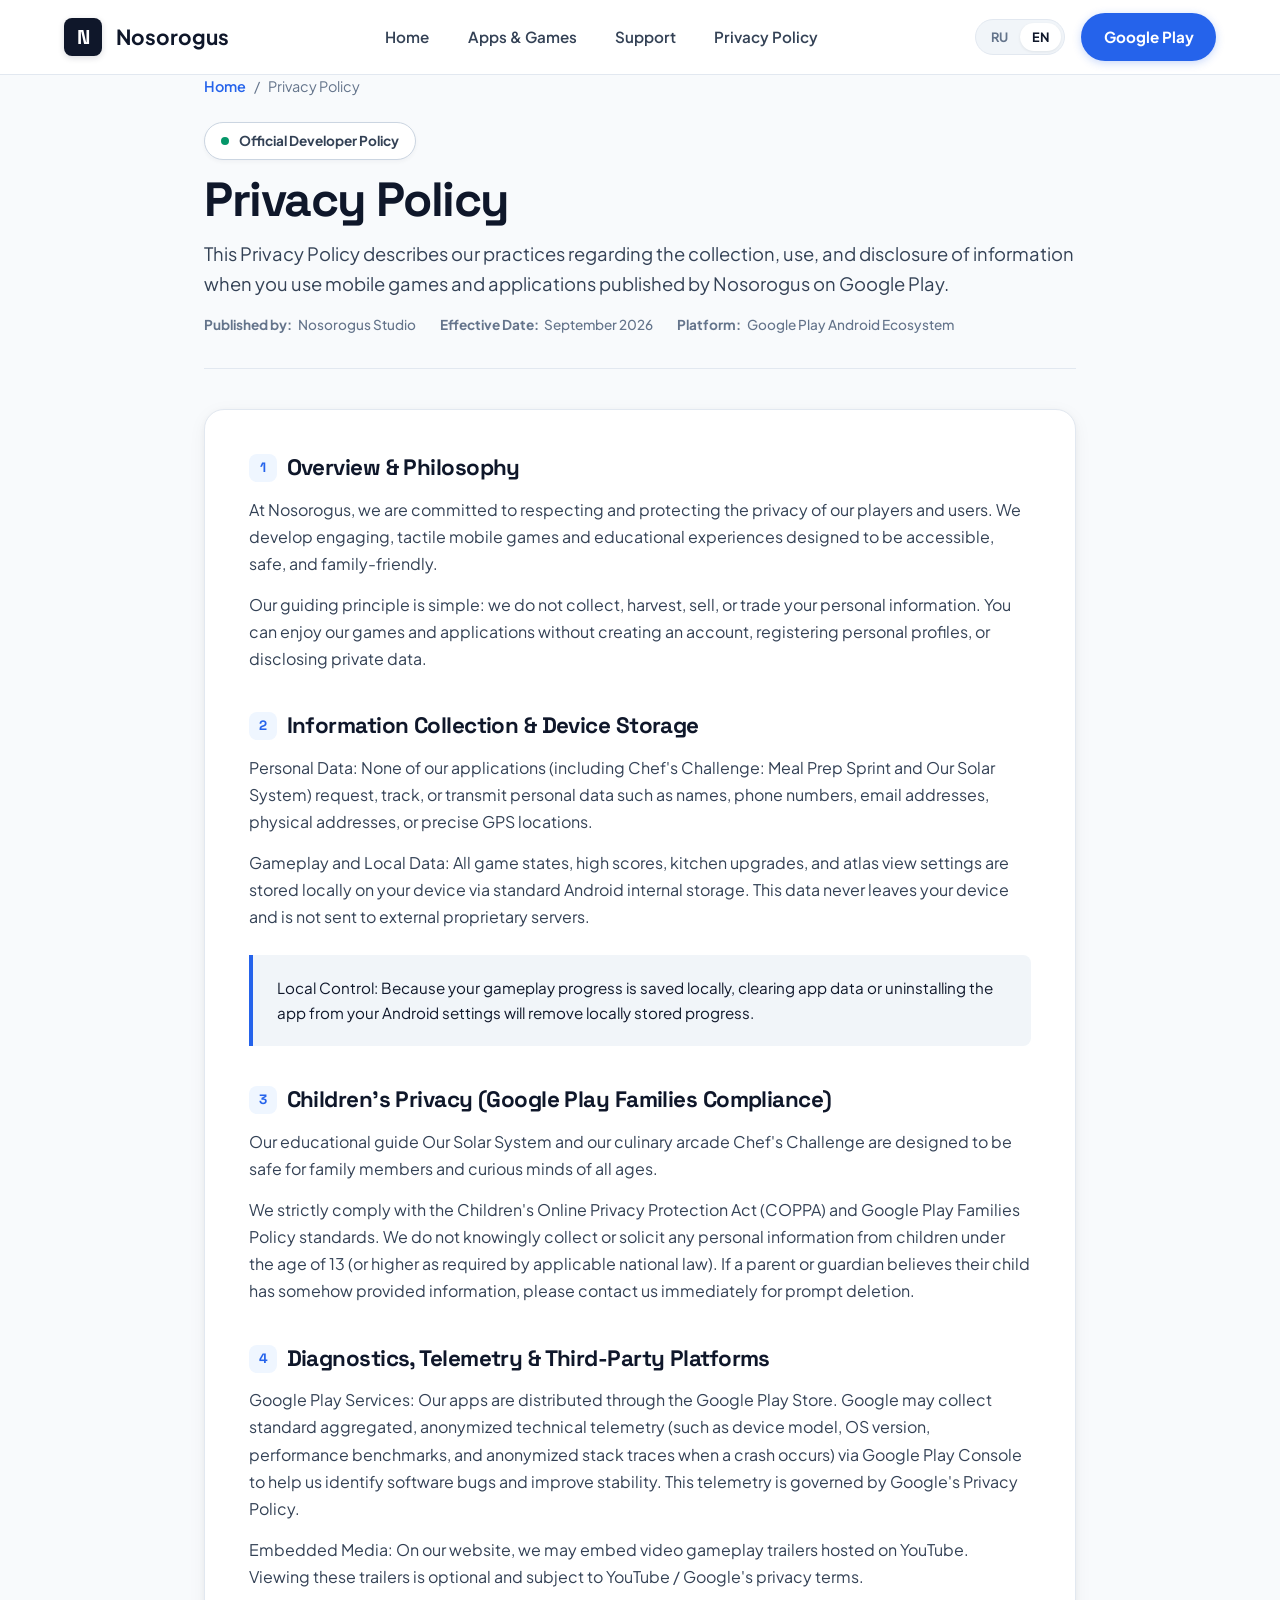
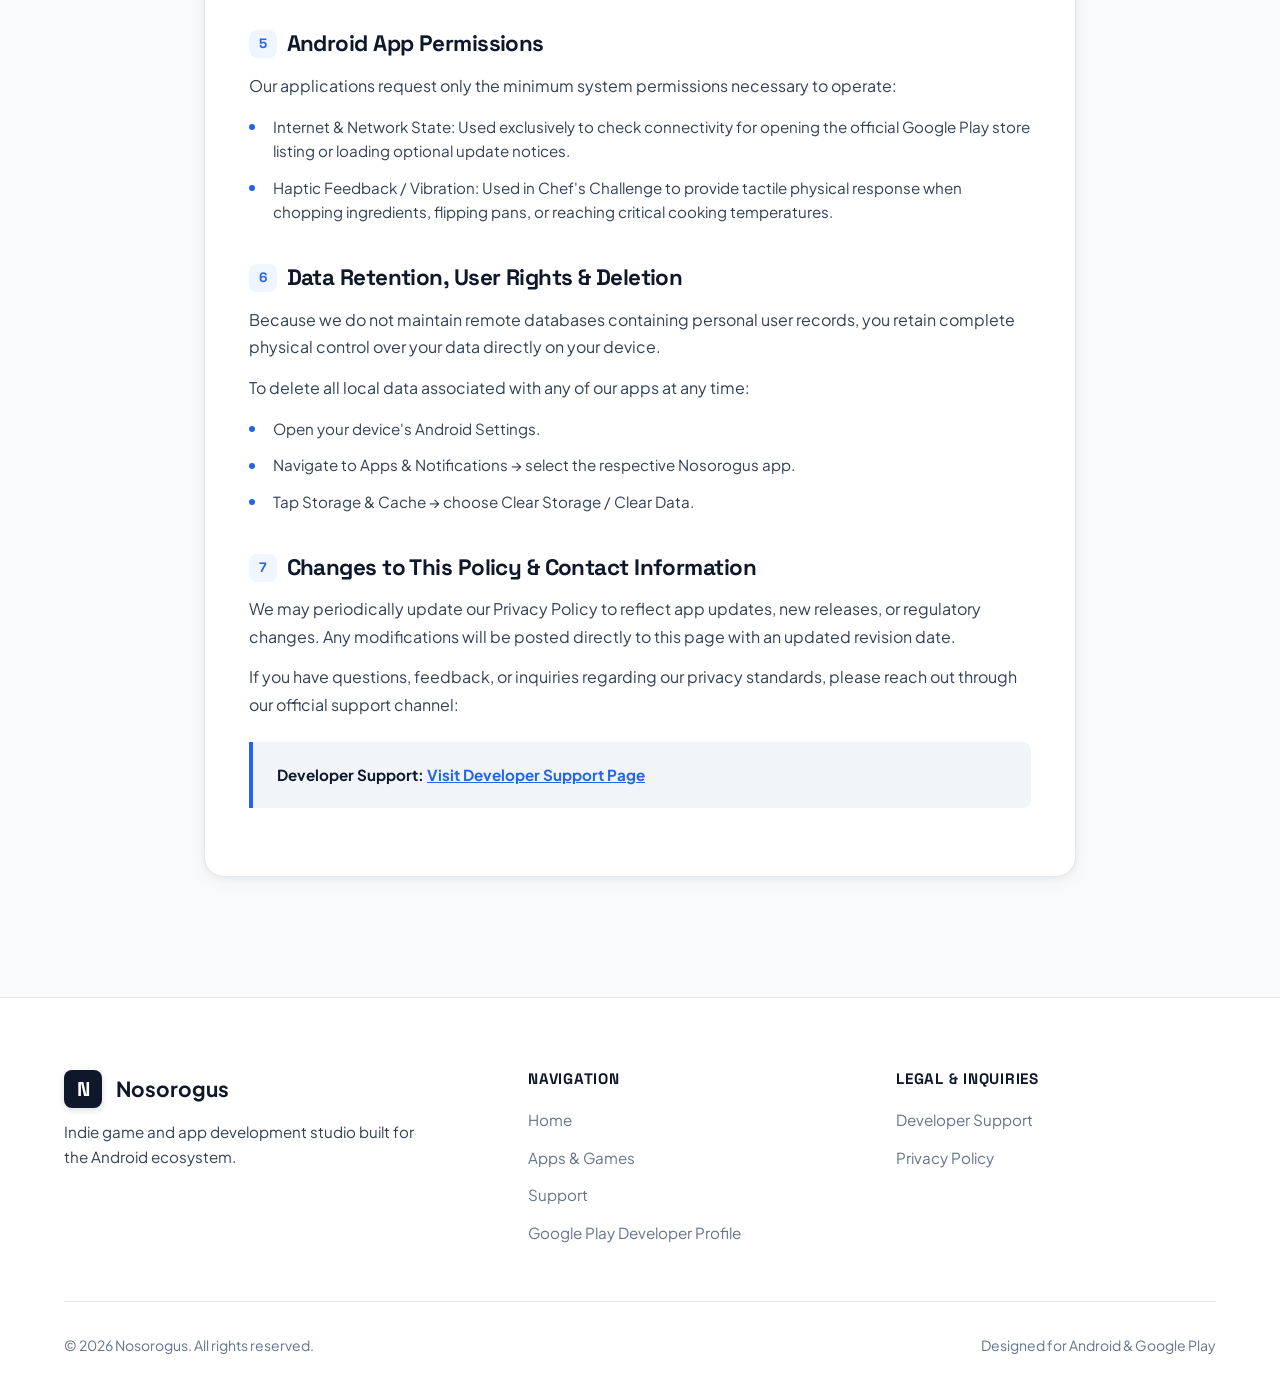
<file: privacy/index.html>
<!DOCTYPE html>
<html lang="en">
<head>
  <meta charset="UTF-8">
  <meta name="viewport" content="width=device-width, initial-scale=1.0">
  <title>Privacy Policy — Nosorogus Android Apps & Games</title>
  
  <meta name="description" content="Privacy Policy for Android applications and mobile games published by Nosorogus on Google Play, including Chef's Challenge and Our Solar System.">
  <meta name="keywords" content="Nosorogus, Privacy Policy, Android Developer, Google Play, Chef's Challenge, Our Solar System">
  <meta name="author" content="Nosorogus">
  <meta name="robots" content="index, follow">

  <!-- Immediate Browser Language Detection (Default EN, RU if browser language is ru) -->
  <script>
    (function() {
      try {
        var userLang = localStorage.getItem("nosorogus_user_lang");
        var chosen = "en";
        if (userLang === "ru" || userLang === "en") {
          chosen = userLang;
        } else {
          var browserLangs = navigator.languages || (navigator.language ? [navigator.language] : []);
          var primary = browserLangs.length > 0 ? (browserLangs[0] || "").toLowerCase() : "";
          if (primary.indexOf("ru") === 0) {
            chosen = "ru";
          }
        }
        document.documentElement.lang = chosen;
        window.__initialLang = chosen;
      } catch (e) {}
    })();
  </script>

  <!-- Open Graph / Facebook -->
  <meta property="og:type" content="website">
  <meta property="og:url" content="https://wolfgangabersdorf.github.io/nosorogus/privacy/">
  <meta property="og:title" content="Privacy Policy — Nosorogus Android Apps & Games">
  <meta property="og:description" content="Privacy Policy for Android applications and games developed by Nosorogus.">
  <meta property="og:image" content="https://play-lh.googleusercontent.com/-l5jb1qYa9L5R-wte5-qO3NkgxeoNcTKwvvzeikJghMP3q7ywrLA0n2DogERaCaWCA2mi20N1dUxJBRksZwwEw=w1200">

  <!-- Twitter -->
  <meta property="twitter:card" content="summary_large_image">
  <meta property="twitter:url" content="https://wolfgangabersdorf.github.io/nosorogus/privacy/">
  <meta property="twitter:title" content="Privacy Policy — Nosorogus">
  <meta property="twitter:description" content="Privacy Policy for Android applications and games developed by Nosorogus.">
  <meta property="twitter:image" content="https://play-lh.googleusercontent.com/-l5jb1qYa9L5R-wte5-qO3NkgxeoNcTKwvvzeikJghMP3q7ywrLA0n2DogERaCaWCA2mi20N1dUxJBRksZwwEw=w1200">

  <!-- Google Fonts: Space Grotesk & Plus Jakarta Sans -->
  <link rel="preconnect" href="https://fonts.googleapis.com">
  <link rel="preconnect" href="https://fonts.gstatic.com" crossorigin>
  <link href="https://fonts.googleapis.com/css2?family=Plus+Jakarta+Sans:wght@400;500;600;700;800&family=Space+Grotesk:wght@500;700;800&display=swap" rel="stylesheet">

  <link rel="stylesheet" href="../css/style.css">
</head>
<body>

  <!-- Site Header -->
  <header class="site-header" id="siteHeader">
    <div class="container header-container">
      <a href="../" class="logo-area" id="brandLogo">
        <div class="logo-mark">N</div>
        <span data-i18n="brand_name">Nosorogus</span>
      </a>

      <nav aria-label="Main Navigation">
        <ul class="nav-links">
          <li><a href="../" class="nav-link" data-i18n="nav_home">Home</a></li>
          <li><a href="../#catalog" class="nav-link" data-i18n="nav_apps">Apps & Games</a></li>
          <li><a href="../support/" class="nav-link" data-i18n="nav_support">Support</a></li>
          <li><a href="./" class="nav-link active" data-i18n="nav_privacy">Privacy Policy</a></li>
        </ul>
      </nav>

      <div class="header-actions">
        <!-- Language Switcher -->
        <div class="lang-toggle" role="group" aria-label="Language selection">
          <button type="button" class="lang-btn" data-lang="ru" id="langRuBtn">RU</button>
          <button type="button" class="lang-btn active" data-lang="en" id="langEnBtn">EN</button>
        </div>

        <a href="https://play.google.com/store/apps/developer?id=Nosorogus" 
           target="_blank" 
           rel="noopener noreferrer" 
           class="btn btn-primary" 
           id="headerGooglePlayBtn"
           data-i18n="btn_playstore">
          Google Play
        </a>
      </div>
    </div>
  </header>

  <main class="doc-page">
    <div class="doc-container">
      
      <!-- Breadcrumbs -->
      <nav class="doc-breadcrumbs" aria-label="Breadcrumbs">
        <a href="../" data-i18n="crumb_home">Home</a>
        <span>/</span>
        <span data-i18n="crumb_privacy">Privacy Policy</span>
      </nav>

      <!-- Hero Header -->
      <header class="doc-hero">
        <div class="doc-badge-row">
          <span class="hero-badge">
            <span class="badge-dot"></span>
            <span data-i18n="privacy_badge">Official Developer Policy</span>
          </span>
        </div>
        <h1 class="doc-title" data-i18n="privacy_title">Privacy Policy</h1>
        <p class="doc-lead" data-i18n="privacy_lead">
          This Privacy Policy describes our practices regarding the collection, use, and disclosure of information when you use mobile games and applications published by Nosorogus on Google Play.
        </p>
        <div class="doc-meta-info">
          <span><strong>Published by:</strong> Nosorogus Studio</span>
          <span><strong>Effective Date:</strong> September 2026</span>
          <span><strong>Platform:</strong> Google Play Android Ecosystem</span>
        </div>
      </header>

      <!-- Policy Content -->
      <div class="doc-content-card">
        
        <!-- Section 1 -->
        <section class="doc-section">
          <h2 class="doc-section-title">
            <span class="doc-section-num">1</span>
            <span data-i18n="priv_sec1_title">Overview & Philosophy</span>
          </h2>
          <p data-i18n="priv_sec1_p1">
            At Nosorogus, we are committed to respecting and protecting the privacy of our players and users. We develop engaging, tactile mobile games and educational experiences designed to be accessible, safe, and family-friendly.
          </p>
          <p data-i18n="priv_sec1_p2">
            Our guiding principle is simple: <strong>we do not collect, harvest, sell, or trade your personal information</strong>. You can enjoy our games and applications without creating an account, registering personal profiles, or disclosing private data.
          </p>
        </section>

        <!-- Section 2 -->
        <section class="doc-section">
          <h2 class="doc-section-title">
            <span class="doc-section-num">2</span>
            <span data-i18n="priv_sec2_title">Information Collection & Device Storage</span>
          </h2>
          <p data-i18n="priv_sec2_p1">
            <strong>Personal Data:</strong> None of our applications (including <em>Chef's Challenge: Meal Prep Sprint</em> and <em>Our Solar System</em>) request, track, or transmit personal data such as names, phone numbers, email addresses, physical addresses, or precise GPS locations.
          </p>
          <p data-i18n="priv_sec2_p2">
            <strong>Gameplay and Local Data:</strong> All game states, high scores, kitchen upgrades, and atlas view settings are stored locally on your device via standard Android internal storage. This data never leaves your device and is not sent to external proprietary servers.
          </p>
          <div class="doc-callout">
            <p data-i18n="priv_sec2_callout">
              <strong>Local Control:</strong> Because your gameplay progress is saved locally, clearing app data or uninstalling the app from your Android settings will remove locally stored progress.
            </p>
          </div>
        </section>

        <!-- Section 3 -->
        <section class="doc-section">
          <h2 class="doc-section-title">
            <span class="doc-section-num">3</span>
            <span data-i18n="priv_sec3_title">Children's Privacy (Google Play Families Compliance)</span>
          </h2>
          <p data-i18n="priv_sec3_p1">
            Our educational guide <em>Our Solar System</em> and our culinary arcade <em>Chef's Challenge</em> are designed to be safe for family members and curious minds of all ages.
          </p>
          <p data-i18n="priv_sec3_p2">
            We strictly comply with the Children's Online Privacy Protection Act (COPPA) and Google Play Families Policy standards. We do not knowingly collect or solicit any personal information from children under the age of 13 (or higher as required by applicable national law). If a parent or guardian believes their child has somehow provided information, please contact us immediately for prompt deletion.
          </p>
        </section>

        <!-- Section 4 -->
        <section class="doc-section">
          <h2 class="doc-section-title">
            <span class="doc-section-num">4</span>
            <span data-i18n="priv_sec4_title">Diagnostics, Telemetry & Third-Party Platforms</span>
          </h2>
          <p data-i18n="priv_sec4_p1">
            <strong>Google Play Services:</strong> Our apps are distributed through the Google Play Store. Google may collect standard aggregated, anonymized technical telemetry (such as device model, OS version, performance benchmarks, and anonymized stack traces when a crash occurs) via Google Play Console to help us identify software bugs and improve stability. This telemetry is governed by Google's Privacy Policy.
          </p>
          <p data-i18n="priv_sec4_p2">
            <strong>Embedded Media:</strong> On our website, we may embed video gameplay trailers hosted on YouTube. Viewing these trailers is optional and subject to YouTube / Google's privacy terms.
          </p>
        </section>

        <!-- Section 5 -->
        <section class="doc-section">
          <h2 class="doc-section-title">
            <span class="doc-section-num">5</span>
            <span data-i18n="priv_sec5_title">Android App Permissions</span>
          </h2>
          <p data-i18n="priv_sec5_p1">
            Our applications request only the minimum system permissions necessary to operate:
          </p>
          <ul class="doc-list">
            <li class="doc-list-item" data-i18n="priv_perm_1"><strong>Internet & Network State:</strong> Used exclusively to check connectivity for opening the official Google Play store listing or loading optional update notices.</li>
            <li class="doc-list-item" data-i18n="priv_perm_2"><strong>Haptic Feedback / Vibration:</strong> Used in Chef's Challenge to provide tactile physical response when chopping ingredients, flipping pans, or reaching critical cooking temperatures.</li>
          </ul>
        </section>

        <!-- Section 6 -->
        <section class="doc-section">
          <h2 class="doc-section-title">
            <span class="doc-section-num">6</span>
            <span data-i18n="priv_sec6_title">Data Retention, User Rights & Deletion</span>
          </h2>
          <p data-i18n="priv_sec6_p1">
            Because we do not maintain remote databases containing personal user records, you retain complete physical control over your data directly on your device.
          </p>
          <p data-i18n="priv_sec6_p2">
            To delete all local data associated with any of our apps at any time:
          </p>
          <ul class="doc-list">
            <li class="doc-list-item" data-i18n="priv_del_1">Open your device's <strong>Android Settings</strong>.</li>
            <li class="doc-list-item" data-i18n="priv_del_2">Navigate to <strong>Apps & Notifications</strong> &rarr; select the respective Nosorogus app.</li>
            <li class="doc-list-item" data-i18n="priv_del_3">Tap <strong>Storage & Cache</strong> &rarr; choose <strong>Clear Storage / Clear Data</strong>.</li>
          </ul>
        </section>

        <!-- Section 7 -->
        <section class="doc-section">
          <h2 class="doc-section-title">
            <span class="doc-section-num">7</span>
            <span data-i18n="priv_sec7_title">Changes to This Policy & Contact Information</span>
          </h2>
          <p data-i18n="priv_sec7_p1">
            We may periodically update our Privacy Policy to reflect app updates, new releases, or regulatory changes. Any modifications will be posted directly to this page with an updated revision date.
          </p>
          <p data-i18n="priv_sec7_p2">
            If you have questions, feedback, or inquiries regarding our privacy standards, please reach out through our official support channel:
          </p>
          <div class="doc-callout">
            <p>
              <strong data-i18n="priv_contact_label">Developer Support:</strong> 
              <a href="../support/" style="color: var(--accent-brand); font-weight: 700; text-decoration: underline;" data-i18n="priv_contact_link">Visit Developer Support Page</a>
            </p>
          </div>
        </section>

      </div>
    </div>
  </main>

  <!-- Site Footer -->
  <footer class="site-footer">
    <div class="container">
      <div class="footer-top">
        <div class="footer-brand">
          <div class="logo-area">
            <div class="logo-mark">N</div>
            <span>Nosorogus</span>
          </div>
          <p data-i18n="footer_desc">
            Indie game and app development studio built for the Android ecosystem.
          </p>
        </div>

        <div class="footer-nav-col">
          <h4 data-i18n="footer_nav_title">Navigation</h4>
          <ul class="footer-links-list">
            <li><a href="../" data-i18n="nav_home">Home</a></li>
            <li><a href="../#catalog" data-i18n="nav_apps">Apps & Games</a></li>
            <li><a href="../support/" data-i18n="nav_support">Support</a></li>
            <li><a href="https://play.google.com/store/apps/developer?id=Nosorogus" target="_blank" rel="noopener noreferrer">Google Play Developer Profile</a></li>
          </ul>
        </div>

        <div class="footer-nav-col">
          <h4 data-i18n="footer_legal_title">Legal & Inquiries</h4>
          <ul class="footer-links-list">
            <li><a href="../support/" data-i18n="footer_contact">Developer Support</a></li>
            <li><a href="./" data-i18n="footer_privacy">Privacy Policy</a></li>
          </ul>
        </div>
      </div>

      <div class="footer-bottom">
        <div>&copy; 2026 Nosorogus. <span data-i18n="footer_rights">All rights reserved.</span></div>
        <div>Designed for Android & Google Play</div>
      </div>
    </div>
  </footer>

  <script src="../js/app.js"></script>
  <script src="../js/policy-i18n.js"></script>
</body>
</html>
</file>
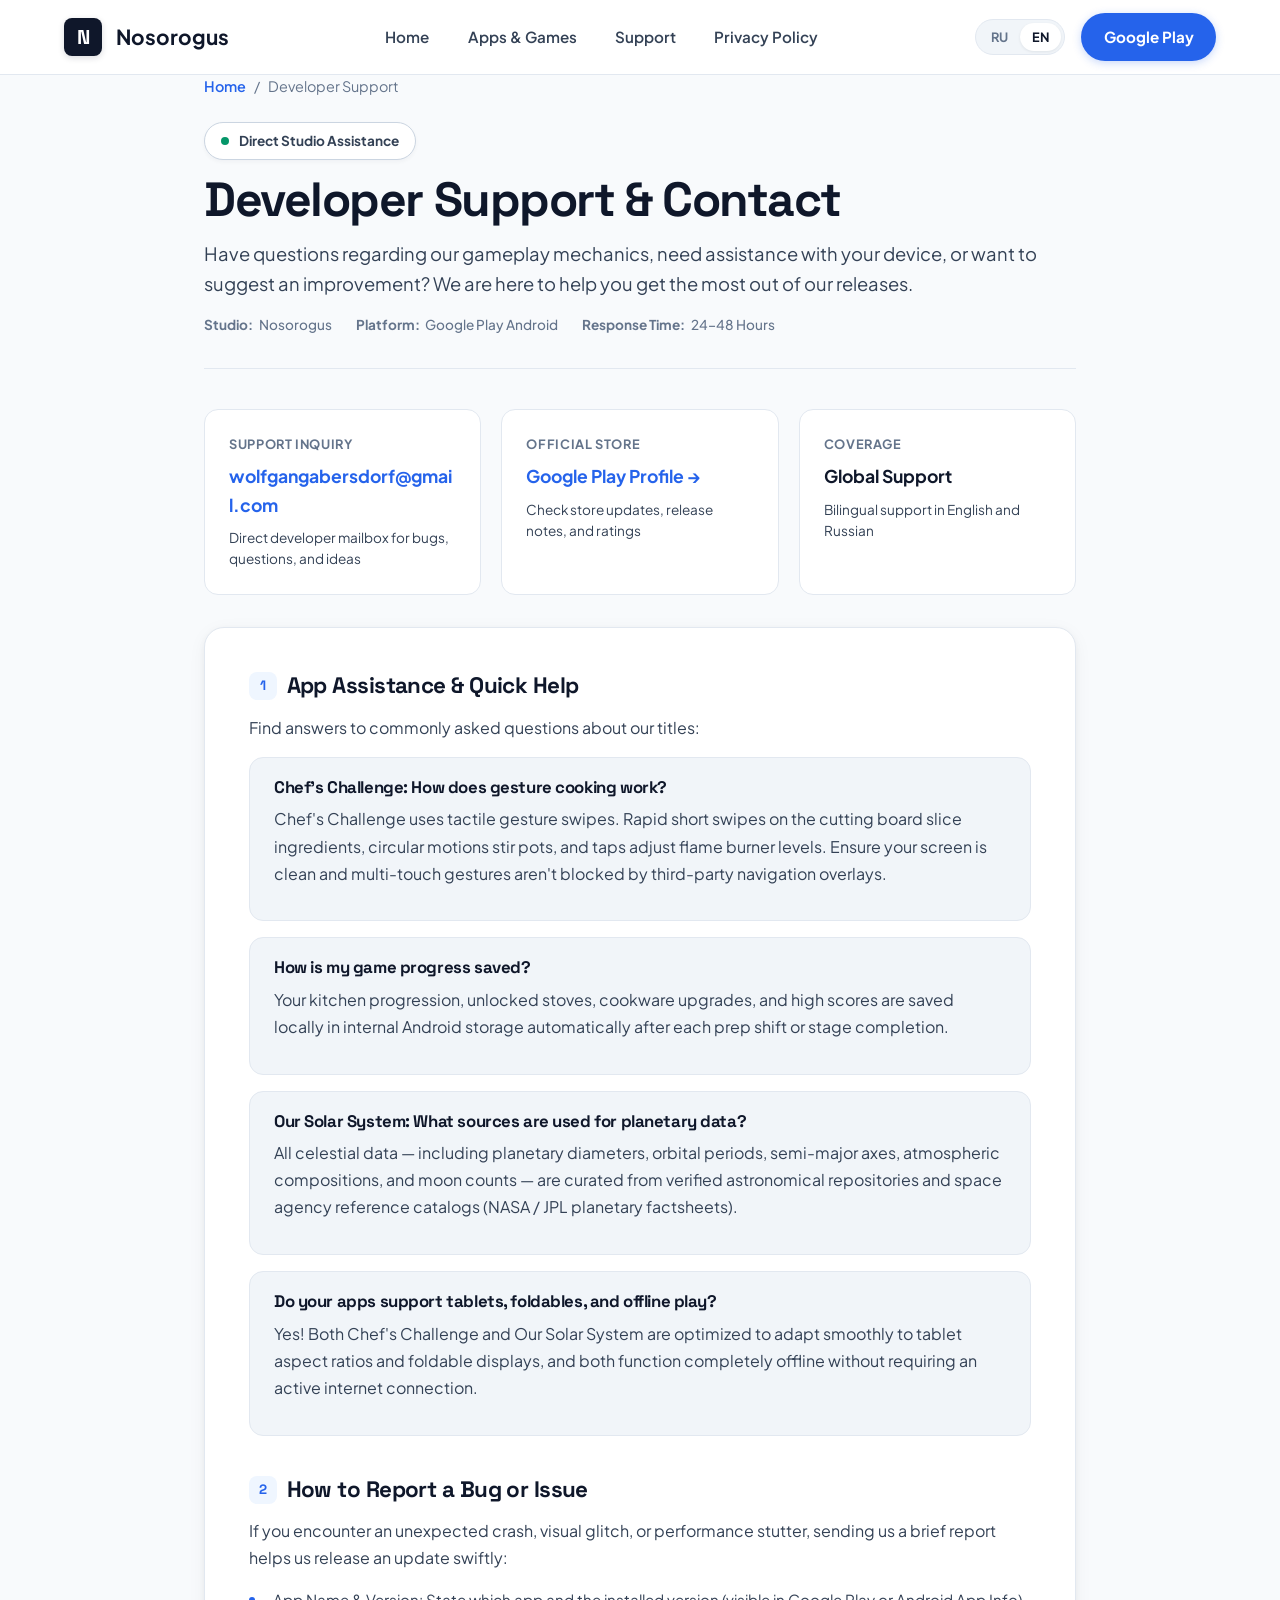
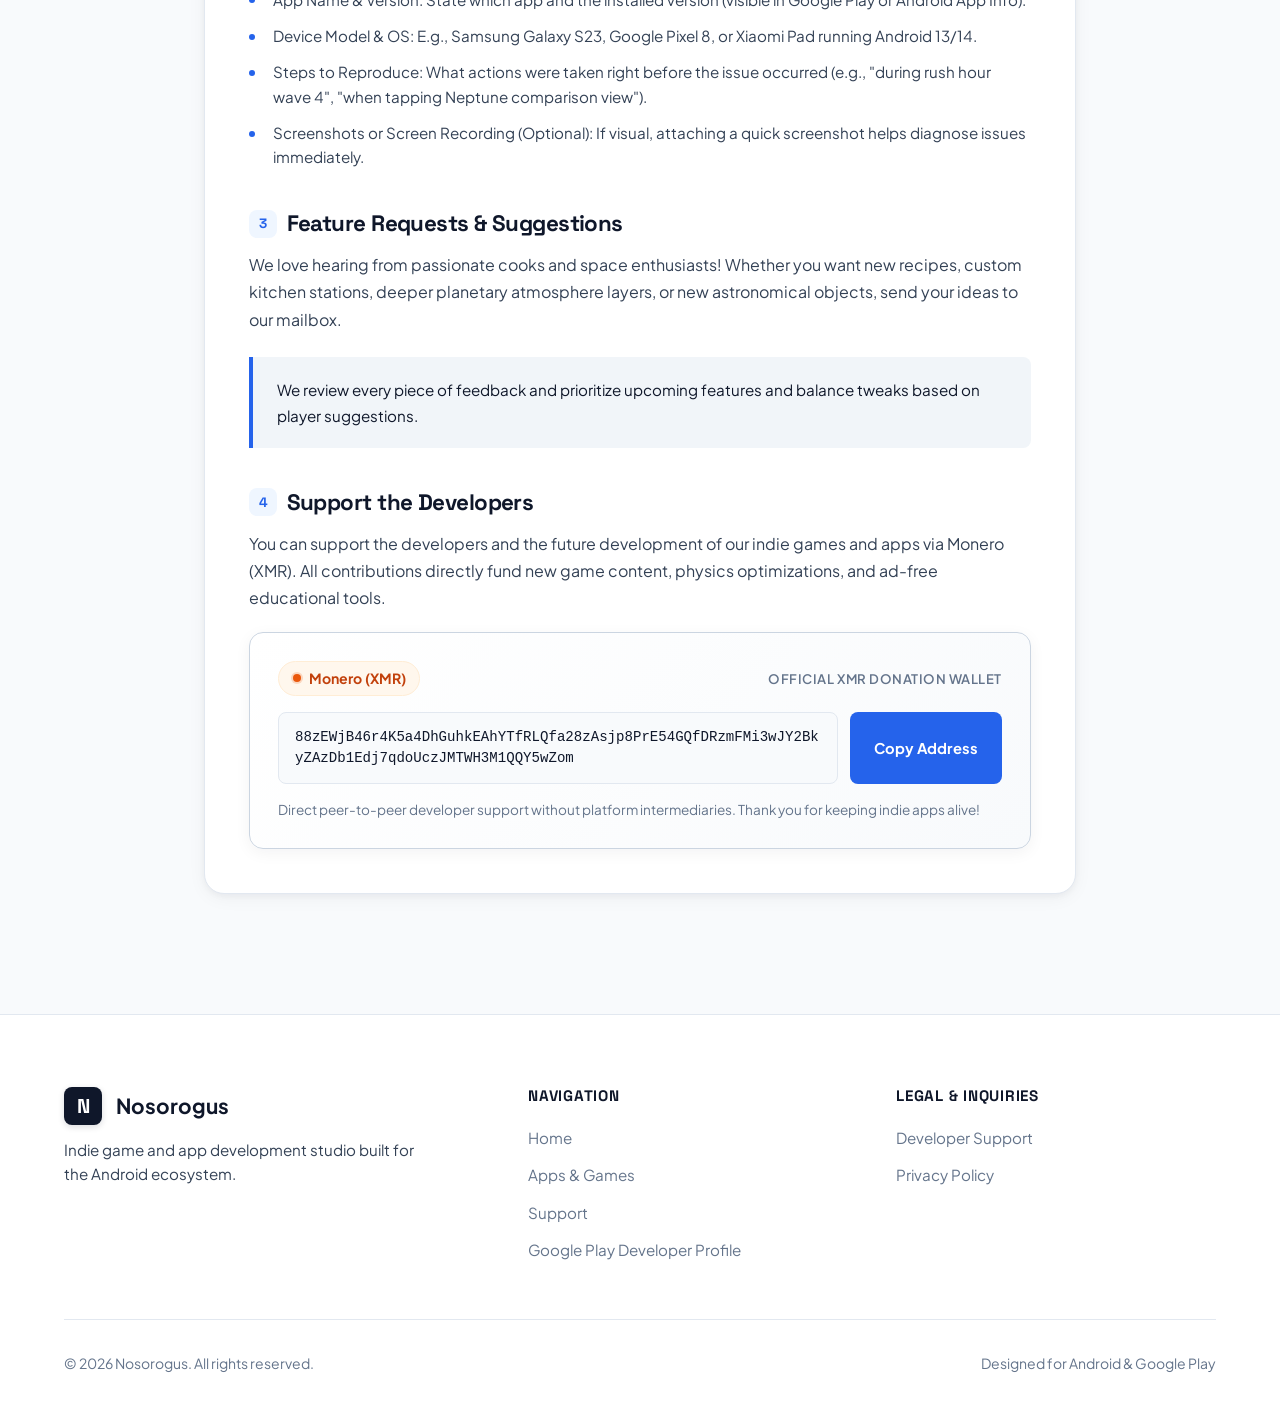
<file: support/index.html>
<!DOCTYPE html>
<html lang="en">
<head>
  <meta charset="UTF-8">
  <meta name="viewport" content="width=device-width, initial-scale=1.0">
  <title>Developer Support & Contact — Nosorogus Android Studio</title>
  
  <meta name="description" content="Official Developer Support, inquiries, and troubleshooting for Nosorogus Android games and apps on Google Play.">
  <meta name="keywords" content="Nosorogus Support, Android Developer Contact, Google Play, Chef's Challenge help, Solar System help">
  <meta name="author" content="Nosorogus">
  <meta name="robots" content="index, follow">

  <!-- Immediate Browser Language Detection (Default EN, RU if browser language is ru) -->
  <script>
    (function() {
      try {
        var userLang = localStorage.getItem("nosorogus_user_lang");
        var chosen = "en";
        if (userLang === "ru" || userLang === "en") {
          chosen = userLang;
        } else {
          var browserLangs = navigator.languages || (navigator.language ? [navigator.language] : []);
          var primary = browserLangs.length > 0 ? (browserLangs[0] || "").toLowerCase() : "";
          if (primary.indexOf("ru") === 0) {
            chosen = "ru";
          }
        }
        document.documentElement.lang = chosen;
        window.__initialLang = chosen;
      } catch (e) {}
    })();
  </script>

  <!-- Open Graph / Facebook -->
  <meta property="og:type" content="website">
  <meta property="og:url" content="https://wolfgangabersdorf.github.io/nosorogus/support/">
  <meta property="og:title" content="Developer Support & Contact — Nosorogus">
  <meta property="og:description" content="Official Developer Support and contact for Nosorogus Android apps and games.">
  <meta property="og:image" content="https://play-lh.googleusercontent.com/-l5jb1qYa9L5R-wte5-qO3NkgxeoNcTKwvvzeikJghMP3q7ywrLA0n2DogERaCaWCA2mi20N1dUxJBRksZwwEw=w1200">

  <!-- Twitter -->
  <meta property="twitter:card" content="summary_large_image">
  <meta property="twitter:url" content="https://wolfgangabersdorf.github.io/nosorogus/support/">
  <meta property="twitter:title" content="Developer Support — Nosorogus">
  <meta property="twitter:description" content="Official Developer Support and contact for Nosorogus Android apps and games.">
  <meta property="twitter:image" content="https://play-lh.googleusercontent.com/-l5jb1qYa9L5R-wte5-qO3NkgxeoNcTKwvvzeikJghMP3q7ywrLA0n2DogERaCaWCA2mi20N1dUxJBRksZwwEw=w1200">

  <!-- Google Fonts: Space Grotesk & Plus Jakarta Sans -->
  <link rel="preconnect" href="https://fonts.googleapis.com">
  <link rel="preconnect" href="https://fonts.gstatic.com" crossorigin>
  <link href="https://fonts.googleapis.com/css2?family=Plus+Jakarta+Sans:wght@400;500;600;700;800&family=Space+Grotesk:wght@500;700;800&display=swap" rel="stylesheet">

  <link rel="stylesheet" href="../css/style.css">
</head>
<body>

  <!-- Site Header -->
  <header class="site-header" id="siteHeader">
    <div class="container header-container">
      <a href="../" class="logo-area" id="brandLogo">
        <div class="logo-mark">N</div>
        <span data-i18n="brand_name">Nosorogus</span>
      </a>

      <nav aria-label="Main Navigation">
        <ul class="nav-links">
          <li><a href="../" class="nav-link" data-i18n="nav_home">Home</a></li>
          <li><a href="../#catalog" class="nav-link" data-i18n="nav_apps">Apps & Games</a></li>
          <li><a href="./" class="nav-link active" data-i18n="nav_support">Support</a></li>
          <li><a href="../privacy/" class="nav-link" data-i18n="nav_privacy">Privacy Policy</a></li>
        </ul>
      </nav>

      <div class="header-actions">
        <!-- Language Switcher -->
        <div class="lang-toggle" role="group" aria-label="Language selection">
          <button type="button" class="lang-btn" data-lang="ru" id="langRuBtn">RU</button>
          <button type="button" class="lang-btn active" data-lang="en" id="langEnBtn">EN</button>
        </div>

        <a href="https://play.google.com/store/apps/developer?id=Nosorogus" 
           target="_blank" 
           rel="noopener noreferrer" 
           class="btn btn-primary" 
           id="headerGooglePlayBtn"
           data-i18n="btn_playstore">
          Google Play
        </a>
      </div>
    </div>
  </header>

  <main class="doc-page">
    <div class="doc-container">
      
      <!-- Breadcrumbs -->
      <nav class="doc-breadcrumbs" aria-label="Breadcrumbs">
        <a href="../" data-i18n="crumb_home">Home</a>
        <span>/</span>
        <span data-i18n="crumb_support">Developer Support</span>
      </nav>

      <!-- Hero Header -->
      <header class="doc-hero">
        <div class="doc-badge-row">
          <span class="hero-badge">
            <span class="badge-dot"></span>
            <span data-i18n="support_badge">Direct Studio Assistance</span>
          </span>
        </div>
        <h1 class="doc-title" data-i18n="support_title">Developer Support & Contact</h1>
        <p class="doc-lead" data-i18n="support_lead">
          Have questions regarding our gameplay mechanics, need assistance with your device, or want to suggest an improvement? We are here to help you get the most out of our releases.
        </p>
        <div class="doc-meta-info">
          <span><strong>Studio:</strong> Nosorogus</span>
          <span><strong>Platform:</strong> Google Play Android</span>
          <span><strong>Response Time:</strong> 24–48 Hours</span>
        </div>
      </header>

      <!-- Contact Channels Cards -->
      <div class="contact-cards-grid">
        <div class="contact-card">
          <span class="contact-card-label" data-i18n="contact_card1_label">Support Inquiry</span>
          <span class="contact-card-value">
            <a href="mailto:wolfgangabersdorf@gmail.com" style="color: var(--accent-brand);">wolfgangabersdorf@gmail.com</a>
          </span>
          <span class="contact-card-sub" data-i18n="contact_card1_sub">Direct developer mailbox for bugs, questions, and ideas</span>
        </div>

        <div class="contact-card">
          <span class="contact-card-label" data-i18n="contact_card2_label">Official Store</span>
          <span class="contact-card-value">
            <a href="https://play.google.com/store/apps/developer?id=Nosorogus" target="_blank" rel="noopener noreferrer" style="color: var(--accent-brand);">Google Play Profile &rarr;</a>
          </span>
          <span class="contact-card-sub" data-i18n="contact_card2_sub">Check store updates, release notes, and ratings</span>
        </div>

        <div class="contact-card">
          <span class="contact-card-label" data-i18n="contact_card3_label">Coverage</span>
          <span class="contact-card-value" style="color: var(--text-primary);" data-i18n="contact_card3_val">Global Support</span>
          <span class="contact-card-sub" data-i18n="contact_card3_sub">Bilingual support in English and Russian</span>
        </div>
      </div>

      <!-- Support Content Card -->
      <div class="doc-content-card">
        
        <!-- App Assistance Section -->
        <section class="doc-section">
          <h2 class="doc-section-title">
            <span class="doc-section-num">1</span>
            <span data-i18n="supp_sec1_title">App Assistance & Quick Help</span>
          </h2>
          <p data-i18n="supp_sec1_p1">
            Find answers to commonly asked questions about our titles:
          </p>

          <div class="faq-grid">
            <div class="faq-card">
              <h3 class="faq-question" data-i18n="faq1_q">Chef's Challenge: How does gesture cooking work?</h3>
              <p class="faq-answer" data-i18n="faq1_a">
                Chef's Challenge uses tactile gesture swipes. Rapid short swipes on the cutting board slice ingredients, circular motions stir pots, and taps adjust flame burner levels. Ensure your screen is clean and multi-touch gestures aren't blocked by third-party navigation overlays.
              </p>
            </div>

            <div class="faq-card">
              <h3 class="faq-question" data-i18n="faq2_q">How is my game progress saved?</h3>
              <p class="faq-answer" data-i18n="faq2_a">
                Your kitchen progression, unlocked stoves, cookware upgrades, and high scores are saved locally in internal Android storage automatically after each prep shift or stage completion.
              </p>
            </div>

            <div class="faq-card">
              <h3 class="faq-question" data-i18n="faq3_q">Our Solar System: What sources are used for planetary data?</h3>
              <p class="faq-answer" data-i18n="faq3_a">
                All celestial data — including planetary diameters, orbital periods, semi-major axes, atmospheric compositions, and moon counts — are curated from verified astronomical repositories and space agency reference catalogs (NASA / JPL planetary factsheets).
              </p>
            </div>

            <div class="faq-card">
              <h3 class="faq-question" data-i18n="faq4_q">Do your apps support tablets, foldables, and offline play?</h3>
              <p class="faq-answer" data-i18n="faq4_a">
                Yes! Both Chef's Challenge and Our Solar System are optimized to adapt smoothly to tablet aspect ratios and foldable displays, and both function completely offline without requiring an active internet connection.
              </p>
            </div>
          </div>
        </section>

        <!-- Bug Report Guidelines -->
        <section class="doc-section">
          <h2 class="doc-section-title">
            <span class="doc-section-num">2</span>
            <span data-i18n="supp_sec2_title">How to Report a Bug or Issue</span>
          </h2>
          <p data-i18n="supp_sec2_p1">
            If you encounter an unexpected crash, visual glitch, or performance stutter, sending us a brief report helps us release an update swiftly:
          </p>
          <ul class="doc-list">
            <li class="doc-list-item" data-i18n="supp_step_1"><strong>App Name & Version:</strong> State which app and the installed version (visible in Google Play or Android App Info).</li>
            <li class="doc-list-item" data-i18n="supp_step_2"><strong>Device Model & OS:</strong> E.g., Samsung Galaxy S23, Google Pixel 8, or Xiaomi Pad running Android 13/14.</li>
            <li class="doc-list-item" data-i18n="supp_step_3"><strong>Steps to Reproduce:</strong> What actions were taken right before the issue occurred (e.g., "during rush hour wave 4", "when tapping Neptune comparison view").</li>
            <li class="doc-list-item" data-i18n="supp_step_4"><strong>Screenshots or Screen Recording (Optional):</strong> If visual, attaching a quick screenshot helps diagnose issues immediately.</li>
          </ul>
        </section>

        <!-- Community & Feedback -->
        <section class="doc-section">
          <h2 class="doc-section-title">
            <span class="doc-section-num">3</span>
            <span data-i18n="supp_sec3_title">Feature Requests & Suggestions</span>
          </h2>
          <p data-i18n="supp_sec3_p1">
            We love hearing from passionate cooks and space enthusiasts! Whether you want new recipes, custom kitchen stations, deeper planetary atmosphere layers, or new astronomical objects, send your ideas to our mailbox.
          </p>
          <div class="doc-callout">
            <p data-i18n="supp_sec3_callout">
              We review every piece of feedback and prioritize upcoming features and balance tweaks based on player suggestions.
            </p>
          </div>
        </section>

        <!-- Section 4: Donations / XMR Wallet -->
        <section class="doc-section" id="donate">
          <h2 class="doc-section-title">
            <span class="doc-section-num">4</span>
            <span data-i18n="supp_sec4_title">Support the Developers</span>
          </h2>
          <p data-i18n="supp_sec4_p1">
            You can support the developers and the future development of our indie games and apps via Monero (XMR). All contributions directly fund new game content, physics optimizations, and ad-free educational tools.
          </p>

          <div class="crypto-donation-box">
            <div class="crypto-card-top">
              <div class="crypto-badge">
                <span class="crypto-dot"></span>
                <span>Monero (XMR)</span>
              </div>
              <span class="crypto-network-tag" data-i18n="supp_crypto_network">Official XMR Donation Wallet</span>
            </div>

            <div class="crypto-address-wrapper">
              <div class="crypto-address-field" id="xmrAddressText" title="Click or select to copy">Loading secure address...</div>
              <button type="button" class="btn-copy-address" id="btnCopyXmr" data-i18n="btn_copy_address">
                Copy Address
              </button>
            </div>

            <div class="crypto-card-footer">
              <span data-i18n="supp_crypto_footer">Direct peer-to-peer developer support without platform intermediaries. Thank you for keeping indie apps alive!</span>
            </div>
          </div>
        </section>

      </div>
    </div>
  </main>

  <!-- Site Footer -->
  <footer class="site-footer">
    <div class="container">
      <div class="footer-top">
        <div class="footer-brand">
          <div class="logo-area">
            <div class="logo-mark">N</div>
            <span>Nosorogus</span>
          </div>
          <p data-i18n="footer_desc">
            Indie game and app development studio built for the Android ecosystem.
          </p>
        </div>

        <div class="footer-nav-col">
          <h4 data-i18n="footer_nav_title">Navigation</h4>
          <ul class="footer-links-list">
            <li><a href="../" data-i18n="nav_home">Home</a></li>
            <li><a href="../#catalog" data-i18n="nav_apps">Apps & Games</a></li>
            <li><a href="./" data-i18n="nav_support">Support</a></li>
            <li><a href="https://play.google.com/store/apps/developer?id=Nosorogus" target="_blank" rel="noopener noreferrer">Google Play Developer Profile</a></li>
          </ul>
        </div>

        <div class="footer-nav-col">
          <h4 data-i18n="footer_legal_title">Legal & Inquiries</h4>
          <ul class="footer-links-list">
            <li><a href="./" data-i18n="footer_contact">Developer Support</a></li>
            <li><a href="../privacy/" data-i18n="footer_privacy">Privacy Policy</a></li>
          </ul>
        </div>
      </div>

      <div class="footer-bottom">
        <div>&copy; 2026 Nosorogus. <span data-i18n="footer_rights">All rights reserved.</span></div>
        <div>Designed for Android & Google Play</div>
      </div>
    </div>
  </footer>

  <script src="../js/app.js"></script>
  <script src="../js/xmr-vault.js"></script>
  <script src="../js/policy-i18n.js"></script>
</body>
</html>
</file>
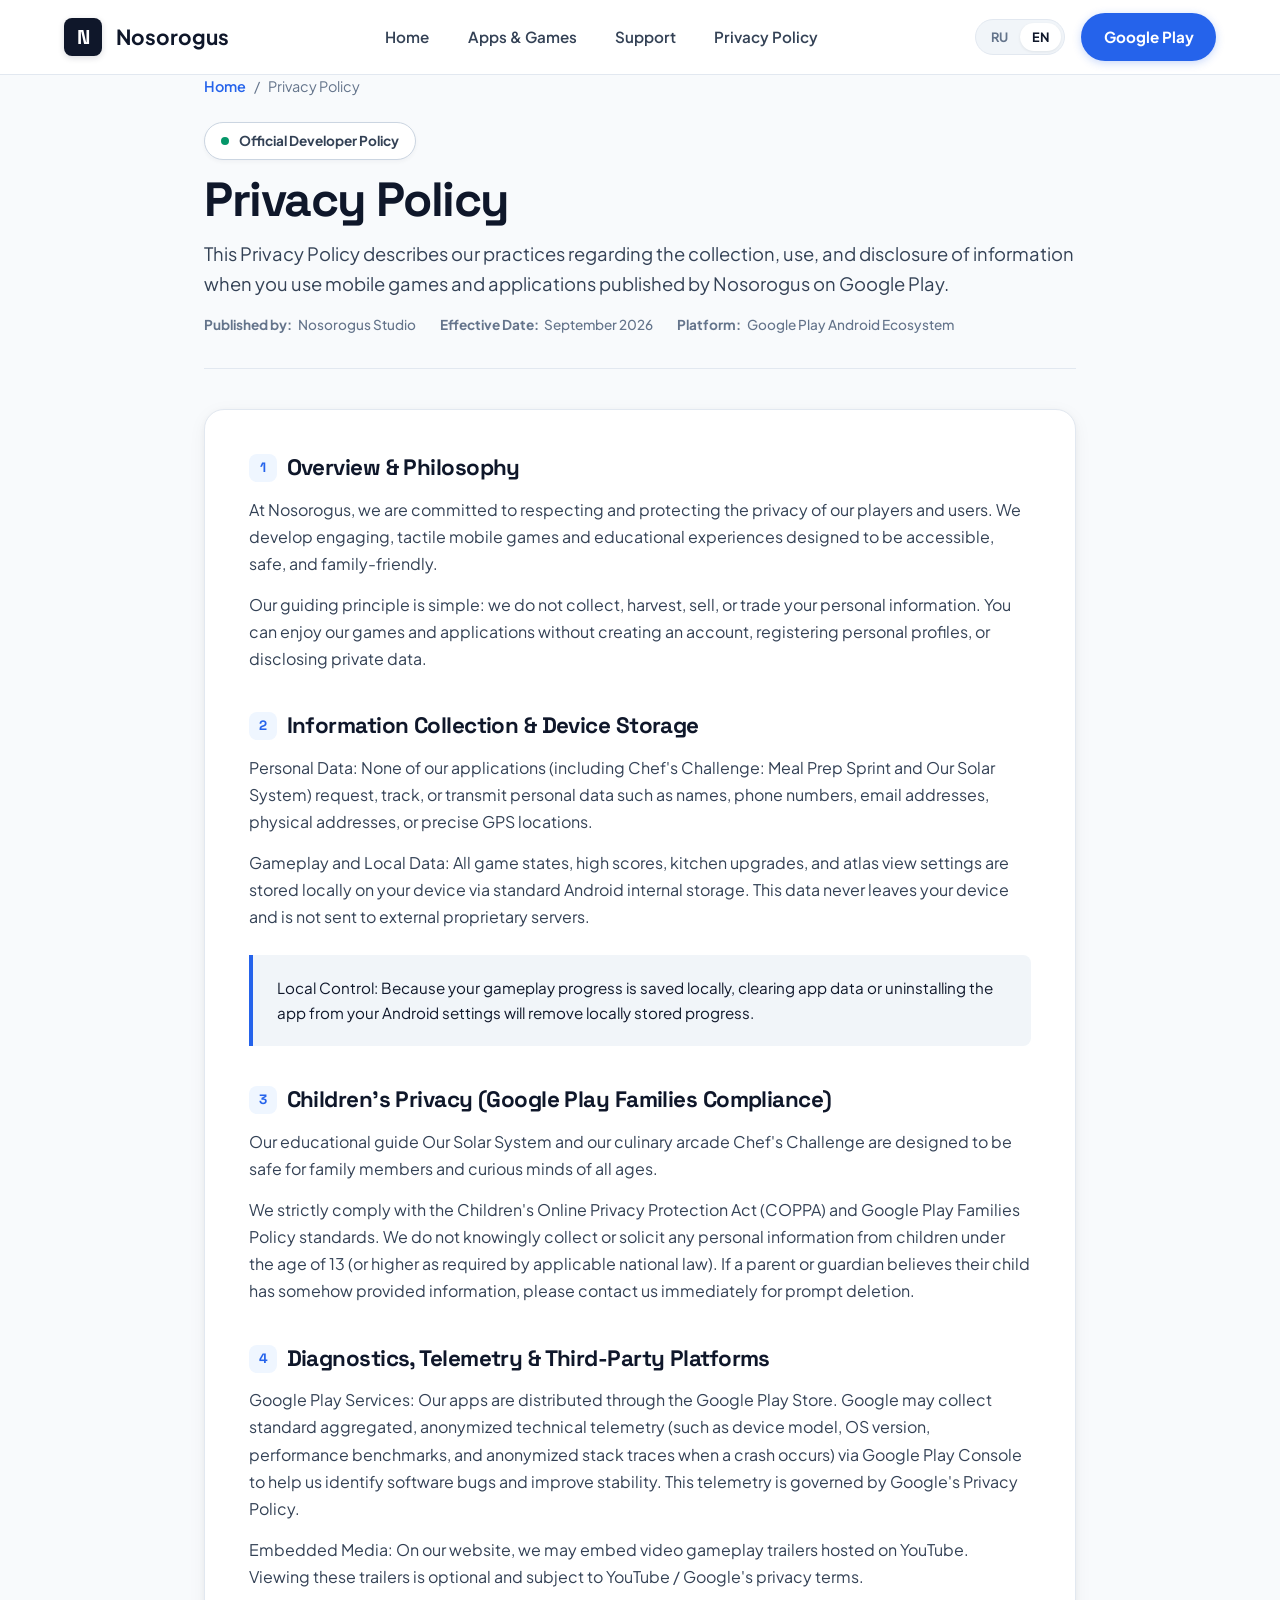
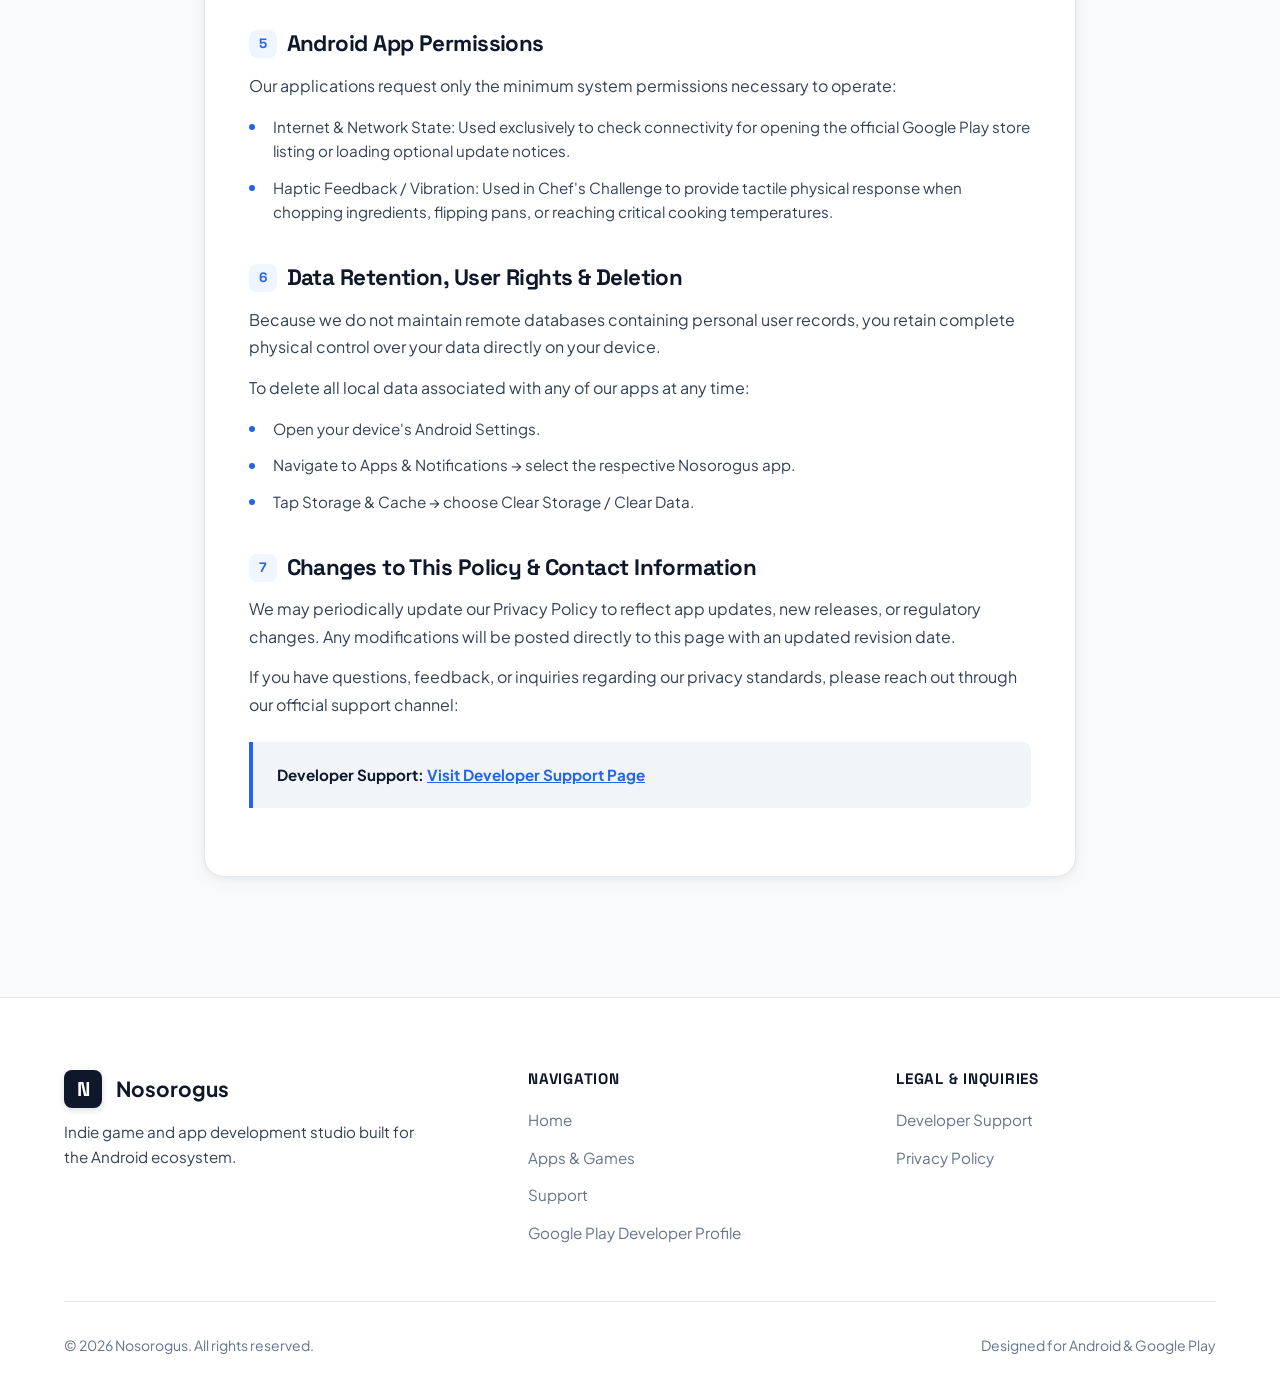
<file: privacy.html>
<!DOCTYPE html>
<html lang="en">
<head>
  <meta charset="UTF-8">
  <meta name="viewport" content="width=device-width, initial-scale=1.0">
  <title>Privacy Policy — Nosorogus Android Apps & Games</title>
  
  <meta name="description" content="Privacy Policy for Android applications and mobile games published by Nosorogus on Google Play, including Chef's Challenge and Our Solar System.">
  <meta name="keywords" content="Nosorogus, Privacy Policy, Android Developer, Google Play, Chef's Challenge, Our Solar System">
  <meta name="author" content="Nosorogus">
  <meta name="robots" content="index, follow">

  <!-- Immediate Browser Language Detection (Default EN, RU if browser language is ru) -->
  <script>
    (function() {
      try {
        var userLang = localStorage.getItem("nosorogus_user_lang");
        var chosen = "en";
        if (userLang === "ru" || userLang === "en") {
          chosen = userLang;
        } else {
          var browserLangs = navigator.languages || (navigator.language ? [navigator.language] : []);
          var primary = browserLangs.length > 0 ? (browserLangs[0] || "").toLowerCase() : "";
          if (primary.indexOf("ru") === 0) {
            chosen = "ru";
          }
        }
        document.documentElement.lang = chosen;
        window.__initialLang = chosen;
      } catch (e) {}
    })();
  </script>

  <!-- Open Graph / Facebook -->
  <meta property="og:type" content="website">
  <meta property="og:url" content="https://wolfgangabersdorf.github.io/nosorogus/privacy.html">
  <meta property="og:title" content="Privacy Policy — Nosorogus Android Apps & Games">
  <meta property="og:description" content="Privacy Policy for Android applications and games developed by Nosorogus.">
  <meta property="og:image" content="https://play-lh.googleusercontent.com/-l5jb1qYa9L5R-wte5-qO3NkgxeoNcTKwvvzeikJghMP3q7ywrLA0n2DogERaCaWCA2mi20N1dUxJBRksZwwEw=w1200">

  <!-- Twitter -->
  <meta property="twitter:card" content="summary_large_image">
  <meta property="twitter:url" content="https://wolfgangabersdorf.github.io/nosorogus/privacy.html">
  <meta property="twitter:title" content="Privacy Policy — Nosorogus">
  <meta property="twitter:description" content="Privacy Policy for Android applications and games developed by Nosorogus.">
  <meta property="twitter:image" content="https://play-lh.googleusercontent.com/-l5jb1qYa9L5R-wte5-qO3NkgxeoNcTKwvvzeikJghMP3q7ywrLA0n2DogERaCaWCA2mi20N1dUxJBRksZwwEw=w1200">

  <!-- Google Fonts: Space Grotesk & Plus Jakarta Sans -->
  <link rel="preconnect" href="https://fonts.googleapis.com">
  <link rel="preconnect" href="https://fonts.gstatic.com" crossorigin>
  <link href="https://fonts.googleapis.com/css2?family=Plus+Jakarta+Sans:wght@400;500;600;700;800&family=Space+Grotesk:wght@500;700;800&display=swap" rel="stylesheet">

  <link rel="stylesheet" href="css/style.css">
</head>
<body>

  <!-- Site Header -->
  <header class="site-header" id="siteHeader">
    <div class="container header-container">
      <a href="index.html" class="logo-area" id="brandLogo">
        <div class="logo-mark">N</div>
        <span data-i18n="brand_name">Nosorogus</span>
      </a>

      <nav aria-label="Main Navigation">
        <ul class="nav-links">
          <li><a href="index.html" class="nav-link" data-i18n="nav_home">Home</a></li>
          <li><a href="index.html#catalog" class="nav-link" data-i18n="nav_apps">Apps & Games</a></li>
          <li><a href="support.html" class="nav-link" data-i18n="nav_support">Support</a></li>
          <li><a href="privacy.html" class="nav-link active" data-i18n="nav_privacy">Privacy Policy</a></li>
        </ul>
      </nav>

      <div class="header-actions">
        <!-- Language Switcher -->
        <div class="lang-toggle" role="group" aria-label="Language selection">
          <button type="button" class="lang-btn" data-lang="ru" id="langRuBtn">RU</button>
          <button type="button" class="lang-btn active" data-lang="en" id="langEnBtn">EN</button>
        </div>

        <a href="https://play.google.com/store/apps/developer?id=Nosorogus" 
           target="_blank" 
           rel="noopener noreferrer" 
           class="btn btn-primary" 
           id="headerGooglePlayBtn"
           data-i18n="btn_playstore">
          Google Play
        </a>
      </div>
    </div>
  </header>

  <main class="doc-page">
    <div class="doc-container">
      
      <!-- Breadcrumbs -->
      <nav class="doc-breadcrumbs" aria-label="Breadcrumbs">
        <a href="index.html" data-i18n="crumb_home">Home</a>
        <span>/</span>
        <span data-i18n="crumb_privacy">Privacy Policy</span>
      </nav>

      <!-- Hero Header -->
      <header class="doc-hero">
        <div class="doc-badge-row">
          <span class="hero-badge">
            <span class="badge-dot"></span>
            <span data-i18n="privacy_badge">Official Developer Policy</span>
          </span>
        </div>
        <h1 class="doc-title" data-i18n="privacy_title">Privacy Policy</h1>
        <p class="doc-lead" data-i18n="privacy_lead">
          This Privacy Policy describes our practices regarding the collection, use, and disclosure of information when you use mobile games and applications published by Nosorogus on Google Play.
        </p>
        <div class="doc-meta-info">
          <span><strong>Published by:</strong> Nosorogus Studio</span>
          <span><strong>Effective Date:</strong> September 2026</span>
          <span><strong>Platform:</strong> Google Play Android Ecosystem</span>
        </div>
      </header>

      <!-- Policy Content -->
      <div class="doc-content-card">
        
        <!-- Section 1 -->
        <section class="doc-section">
          <h2 class="doc-section-title">
            <span class="doc-section-num">1</span>
            <span data-i18n="priv_sec1_title">Overview & Philosophy</span>
          </h2>
          <p data-i18n="priv_sec1_p1">
            At Nosorogus, we are committed to respecting and protecting the privacy of our players and users. We develop engaging, tactile mobile games and educational experiences designed to be accessible, safe, and family-friendly.
          </p>
          <p data-i18n="priv_sec1_p2">
            Our guiding principle is simple: <strong>we do not collect, harvest, sell, or trade your personal information</strong>. You can enjoy our games and applications without creating an account, registering personal profiles, or disclosing private data.
          </p>
        </section>

        <!-- Section 2 -->
        <section class="doc-section">
          <h2 class="doc-section-title">
            <span class="doc-section-num">2</span>
            <span data-i18n="priv_sec2_title">Information Collection & Device Storage</span>
          </h2>
          <p data-i18n="priv_sec2_p1">
            <strong>Personal Data:</strong> None of our applications (including <em>Chef's Challenge: Meal Prep Sprint</em> and <em>Our Solar System</em>) request, track, or transmit personal data such as names, phone numbers, email addresses, physical addresses, or precise GPS locations.
          </p>
          <p data-i18n="priv_sec2_p2">
            <strong>Gameplay and Local Data:</strong> All game states, high scores, kitchen upgrades, and atlas view settings are stored locally on your device via standard Android internal storage. This data never leaves your device and is not sent to external proprietary servers.
          </p>
          <div class="doc-callout">
            <p data-i18n="priv_sec2_callout">
              <strong>Local Control:</strong> Because your gameplay progress is saved locally, clearing app data or uninstalling the app from your Android settings will remove locally stored progress.
            </p>
          </div>
        </section>

        <!-- Section 3 -->
        <section class="doc-section">
          <h2 class="doc-section-title">
            <span class="doc-section-num">3</span>
            <span data-i18n="priv_sec3_title">Children's Privacy (Google Play Families Compliance)</span>
          </h2>
          <p data-i18n="priv_sec3_p1">
            Our educational guide <em>Our Solar System</em> and our culinary arcade <em>Chef's Challenge</em> are designed to be safe for family members and curious minds of all ages.
          </p>
          <p data-i18n="priv_sec3_p2">
            We strictly comply with the Children's Online Privacy Protection Act (COPPA) and Google Play Families Policy standards. We do not knowingly collect or solicit any personal information from children under the age of 13 (or higher as required by applicable national law). If a parent or guardian believes their child has somehow provided information, please contact us immediately for prompt deletion.
          </p>
        </section>

        <!-- Section 4 -->
        <section class="doc-section">
          <h2 class="doc-section-title">
            <span class="doc-section-num">4</span>
            <span data-i18n="priv_sec4_title">Diagnostics, Telemetry & Third-Party Platforms</span>
          </h2>
          <p data-i18n="priv_sec4_p1">
            <strong>Google Play Services:</strong> Our apps are distributed through the Google Play Store. Google may collect standard aggregated, anonymized technical telemetry (such as device model, OS version, performance benchmarks, and anonymized stack traces when a crash occurs) via Google Play Console to help us identify software bugs and improve stability. This telemetry is governed by Google's Privacy Policy.
          </p>
          <p data-i18n="priv_sec4_p2">
            <strong>Embedded Media:</strong> On our website, we may embed video gameplay trailers hosted on YouTube. Viewing these trailers is optional and subject to YouTube / Google's privacy terms.
          </p>
        </section>

        <!-- Section 5 -->
        <section class="doc-section">
          <h2 class="doc-section-title">
            <span class="doc-section-num">5</span>
            <span data-i18n="priv_sec5_title">Android App Permissions</span>
          </h2>
          <p data-i18n="priv_sec5_p1">
            Our applications request only the minimum system permissions necessary to operate:
          </p>
          <ul class="doc-list">
            <li class="doc-list-item" data-i18n="priv_perm_1"><strong>Internet & Network State:</strong> Used exclusively to check connectivity for opening the official Google Play store listing or loading optional update notices.</li>
            <li class="doc-list-item" data-i18n="priv_perm_2"><strong>Haptic Feedback / Vibration:</strong> Used in Chef's Challenge to provide tactile physical response when chopping ingredients, flipping pans, or reaching critical cooking temperatures.</li>
          </ul>
        </section>

        <!-- Section 6 -->
        <section class="doc-section">
          <h2 class="doc-section-title">
            <span class="doc-section-num">6</span>
            <span data-i18n="priv_sec6_title">Data Retention, User Rights & Deletion</span>
          </h2>
          <p data-i18n="priv_sec6_p1">
            Because we do not maintain remote databases containing personal user records, you retain complete physical control over your data directly on your device.
          </p>
          <p data-i18n="priv_sec6_p2">
            To delete all local data associated with any of our apps at any time:
          </p>
          <ul class="doc-list">
            <li class="doc-list-item" data-i18n="priv_del_1">Open your device's <strong>Android Settings</strong>.</li>
            <li class="doc-list-item" data-i18n="priv_del_2">Navigate to <strong>Apps & Notifications</strong> &rarr; select the respective Nosorogus app.</li>
            <li class="doc-list-item" data-i18n="priv_del_3">Tap <strong>Storage & Cache</strong> &rarr; choose <strong>Clear Storage / Clear Data</strong>.</li>
          </ul>
        </section>

        <!-- Section 7 -->
        <section class="doc-section">
          <h2 class="doc-section-title">
            <span class="doc-section-num">7</span>
            <span data-i18n="priv_sec7_title">Changes to This Policy & Contact Information</span>
          </h2>
          <p data-i18n="priv_sec7_p1">
            We may periodically update our Privacy Policy to reflect app updates, new releases, or regulatory changes. Any modifications will be posted directly to this page with an updated revision date.
          </p>
          <p data-i18n="priv_sec7_p2">
            If you have questions, feedback, or inquiries regarding our privacy standards, please reach out through our official support channel:
          </p>
          <div class="doc-callout">
            <p>
              <strong data-i18n="priv_contact_label">Developer Support:</strong> 
              <a href="support.html" style="color: var(--accent-brand); font-weight: 700; text-decoration: underline;" data-i18n="priv_contact_link">Visit Developer Support Page</a>
            </p>
          </div>
        </section>

      </div>
    </div>
  </main>

  <!-- Site Footer -->
  <footer class="site-footer">
    <div class="container">
      <div class="footer-top">
        <div class="footer-brand">
          <div class="logo-area">
            <div class="logo-mark">N</div>
            <span>Nosorogus</span>
          </div>
          <p data-i18n="footer_desc">
            Indie game and app development studio built for the Android ecosystem.
          </p>
        </div>

        <div class="footer-nav-col">
          <h4 data-i18n="footer_nav_title">Navigation</h4>
          <ul class="footer-links-list">
            <li><a href="index.html" data-i18n="nav_home">Home</a></li>
            <li><a href="index.html#catalog" data-i18n="nav_apps">Apps & Games</a></li>
            <li><a href="support.html" data-i18n="nav_support">Support</a></li>
            <li><a href="https://play.google.com/store/apps/developer?id=Nosorogus" target="_blank" rel="noopener noreferrer">Google Play Developer Profile</a></li>
          </ul>
        </div>

        <div class="footer-nav-col">
          <h4 data-i18n="footer_legal_title">Legal & Inquiries</h4>
          <ul class="footer-links-list">
            <li><a href="support.html" data-i18n="footer_contact">Developer Support</a></li>
            <li><a href="privacy.html" data-i18n="footer_privacy">Privacy Policy</a></li>
          </ul>
        </div>
      </div>

      <div class="footer-bottom">
        <div>&copy; 2026 Nosorogus. <span data-i18n="footer_rights">All rights reserved.</span></div>
        <div>Designed for Android & Google Play</div>
      </div>
    </div>
  </footer>

  <script src="js/app.js"></script>
  <script src="js/policy-i18n.js"></script>
</body>
</html>
</file>
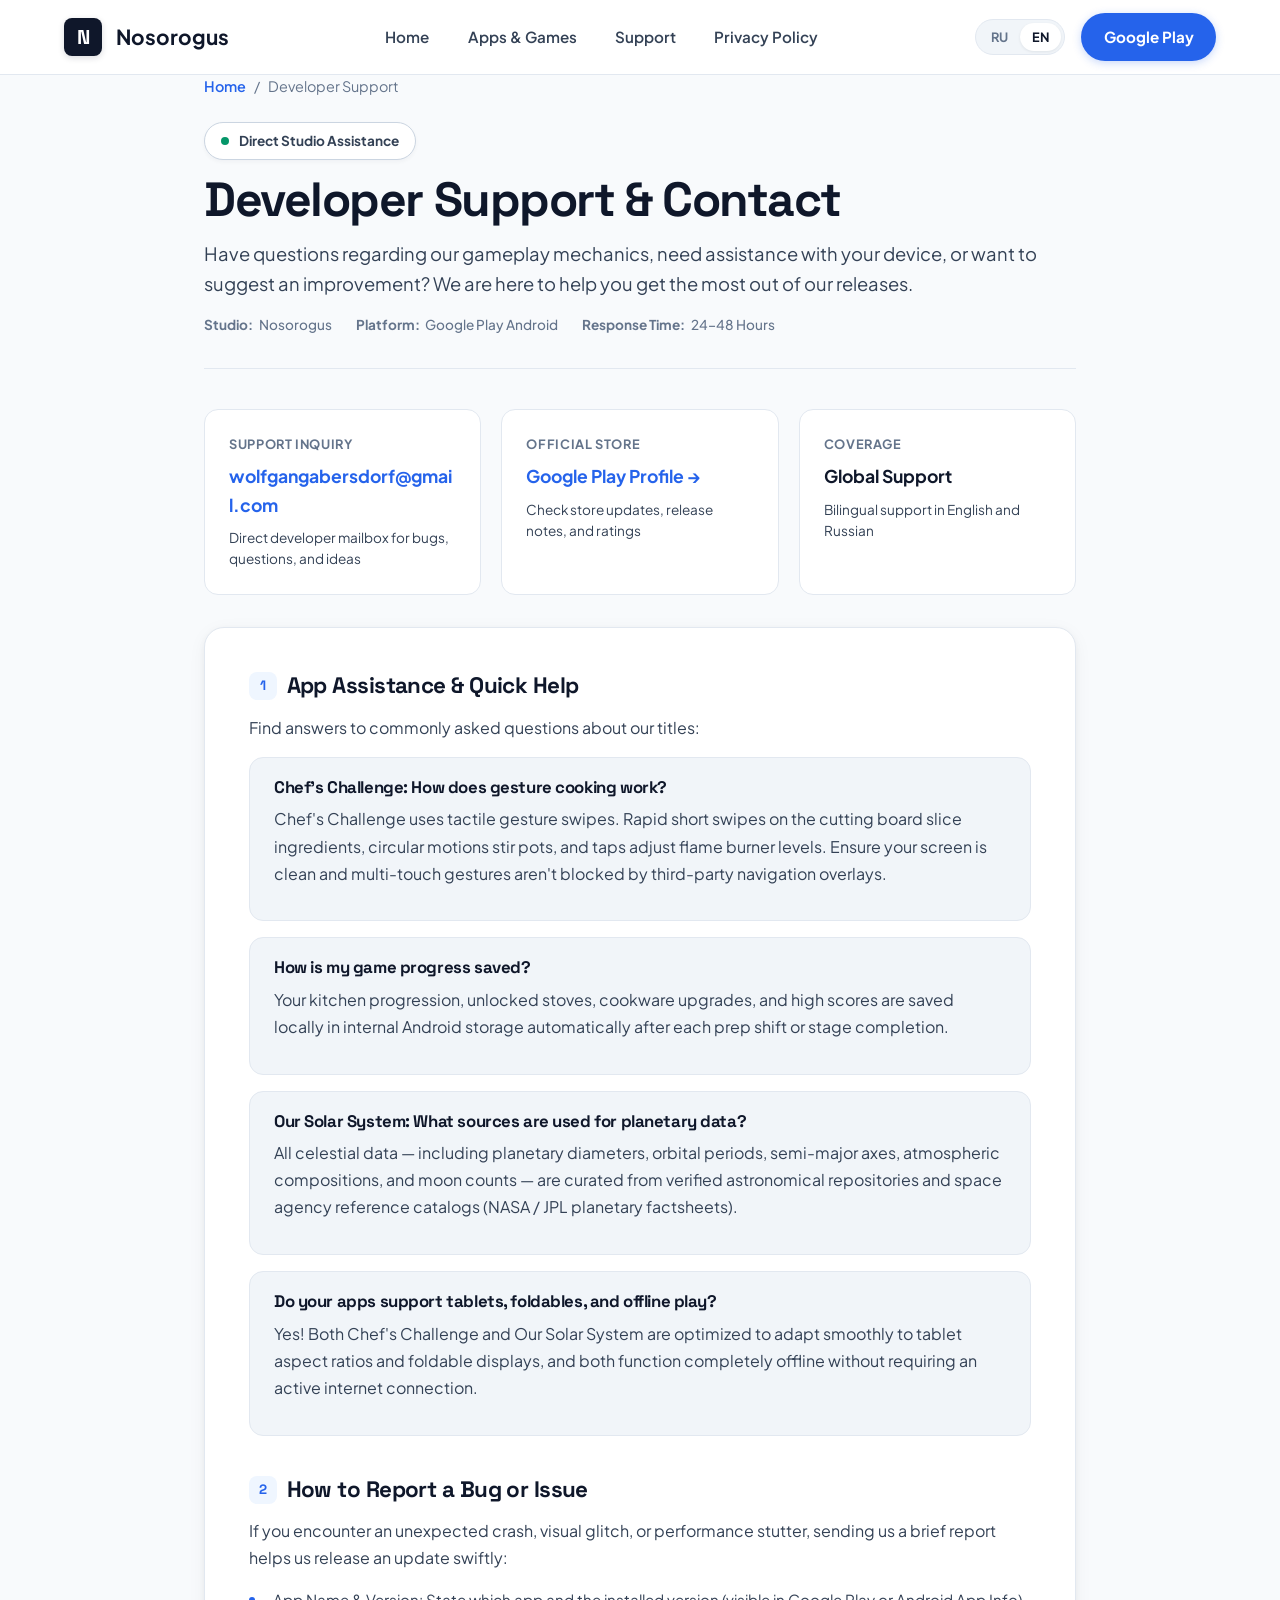
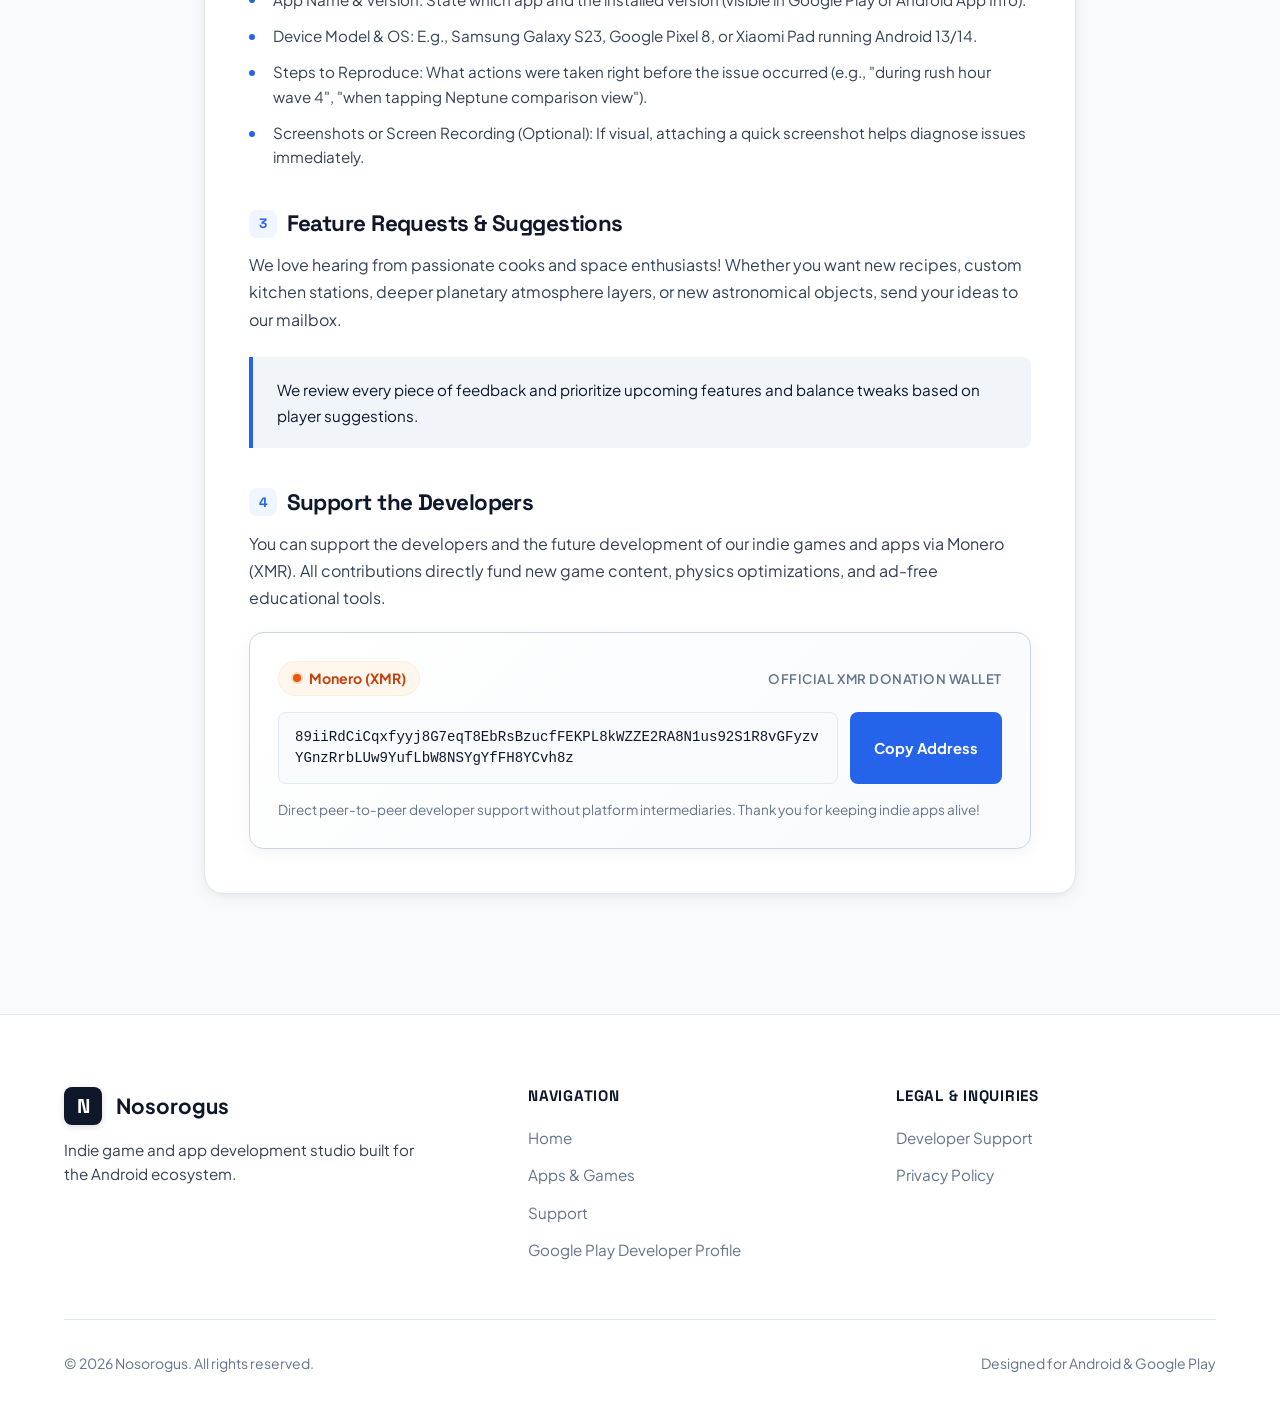
<file: support.html>
<!DOCTYPE html>
<html lang="en">
<head>
  <meta charset="UTF-8">
  <meta name="viewport" content="width=device-width, initial-scale=1.0">
  <title>Developer Support & Contact — Nosorogus Android Studio</title>
  
  <meta name="description" content="Official Developer Support, inquiries, and troubleshooting for Nosorogus Android games and apps on Google Play.">
  <meta name="keywords" content="Nosorogus Support, Android Developer Contact, Google Play, Chef's Challenge help, Solar System help">
  <meta name="author" content="Nosorogus">
  <meta name="robots" content="index, follow">

  <!-- Immediate Browser Language Detection (Default EN, RU if browser language is ru) -->
  <script>
    (function() {
      try {
        var userLang = localStorage.getItem("nosorogus_user_lang");
        var chosen = "en";
        if (userLang === "ru" || userLang === "en") {
          chosen = userLang;
        } else {
          var browserLangs = navigator.languages || (navigator.language ? [navigator.language] : []);
          var primary = browserLangs.length > 0 ? (browserLangs[0] || "").toLowerCase() : "";
          if (primary.indexOf("ru") === 0) {
            chosen = "ru";
          }
        }
        document.documentElement.lang = chosen;
        window.__initialLang = chosen;
      } catch (e) {}
    })();
  </script>

  <!-- Open Graph / Facebook -->
  <meta property="og:type" content="website">
  <meta property="og:url" content="https://wolfgangabersdorf.github.io/nosorogus/support.html">
  <meta property="og:title" content="Developer Support & Contact — Nosorogus">
  <meta property="og:description" content="Official Developer Support and contact for Nosorogus Android apps and games.">
  <meta property="og:image" content="https://play-lh.googleusercontent.com/-l5jb1qYa9L5R-wte5-qO3NkgxeoNcTKwvvzeikJghMP3q7ywrLA0n2DogERaCaWCA2mi20N1dUxJBRksZwwEw=w1200">

  <!-- Twitter -->
  <meta property="twitter:card" content="summary_large_image">
  <meta property="twitter:url" content="https://wolfgangabersdorf.github.io/nosorogus/support.html">
  <meta property="twitter:title" content="Developer Support — Nosorogus">
  <meta property="twitter:description" content="Official Developer Support and contact for Nosorogus Android apps and games.">
  <meta property="twitter:image" content="https://play-lh.googleusercontent.com/-l5jb1qYa9L5R-wte5-qO3NkgxeoNcTKwvvzeikJghMP3q7ywrLA0n2DogERaCaWCA2mi20N1dUxJBRksZwwEw=w1200">

  <!-- Google Fonts: Space Grotesk & Plus Jakarta Sans -->
  <link rel="preconnect" href="https://fonts.googleapis.com">
  <link rel="preconnect" href="https://fonts.gstatic.com" crossorigin>
  <link href="https://fonts.googleapis.com/css2?family=Plus+Jakarta+Sans:wght@400;500;600;700;800&family=Space+Grotesk:wght@500;700;800&display=swap" rel="stylesheet">

  <link rel="stylesheet" href="css/style.css">
</head>
<body>

  <!-- Site Header -->
  <header class="site-header" id="siteHeader">
    <div class="container header-container">
      <a href="index.html" class="logo-area" id="brandLogo">
        <div class="logo-mark">N</div>
        <span data-i18n="brand_name">Nosorogus</span>
      </a>

      <nav aria-label="Main Navigation">
        <ul class="nav-links">
          <li><a href="index.html" class="nav-link" data-i18n="nav_home">Home</a></li>
          <li><a href="index.html#catalog" class="nav-link" data-i18n="nav_apps">Apps & Games</a></li>
          <li><a href="support.html" class="nav-link active" data-i18n="nav_support">Support</a></li>
          <li><a href="privacy.html" class="nav-link" data-i18n="nav_privacy">Privacy Policy</a></li>
        </ul>
      </nav>

      <div class="header-actions">
        <!-- Language Switcher -->
        <div class="lang-toggle" role="group" aria-label="Language selection">
          <button type="button" class="lang-btn" data-lang="ru" id="langRuBtn">RU</button>
          <button type="button" class="lang-btn active" data-lang="en" id="langEnBtn">EN</button>
        </div>

        <a href="https://play.google.com/store/apps/developer?id=Nosorogus" 
           target="_blank" 
           rel="noopener noreferrer" 
           class="btn btn-primary" 
           id="headerGooglePlayBtn"
           data-i18n="btn_playstore">
          Google Play
        </a>
      </div>
    </div>
  </header>

  <main class="doc-page">
    <div class="doc-container">
      
      <!-- Breadcrumbs -->
      <nav class="doc-breadcrumbs" aria-label="Breadcrumbs">
        <a href="index.html" data-i18n="crumb_home">Home</a>
        <span>/</span>
        <span data-i18n="crumb_support">Developer Support</span>
      </nav>

      <!-- Hero Header -->
      <header class="doc-hero">
        <div class="doc-badge-row">
          <span class="hero-badge">
            <span class="badge-dot"></span>
            <span data-i18n="support_badge">Direct Studio Assistance</span>
          </span>
        </div>
        <h1 class="doc-title" data-i18n="support_title">Developer Support & Contact</h1>
        <p class="doc-lead" data-i18n="support_lead">
          Have questions regarding our gameplay mechanics, need assistance with your device, or want to suggest an improvement? We are here to help you get the most out of our releases.
        </p>
        <div class="doc-meta-info">
          <span><strong>Studio:</strong> Nosorogus</span>
          <span><strong>Platform:</strong> Google Play Android</span>
          <span><strong>Response Time:</strong> 24–48 Hours</span>
        </div>
      </header>

      <!-- Contact Channels Cards -->
      <div class="contact-cards-grid">
        <div class="contact-card">
          <span class="contact-card-label" data-i18n="contact_card1_label">Support Inquiry</span>
          <span class="contact-card-value">
            <a href="mailto:wolfgangabersdorf@gmail.com" style="color: var(--accent-brand);">wolfgangabersdorf@gmail.com</a>
          </span>
          <span class="contact-card-sub" data-i18n="contact_card1_sub">Direct developer mailbox for bugs, questions, and ideas</span>
        </div>

        <div class="contact-card">
          <span class="contact-card-label" data-i18n="contact_card2_label">Official Store</span>
          <span class="contact-card-value">
            <a href="https://play.google.com/store/apps/developer?id=Nosorogus" target="_blank" rel="noopener noreferrer" style="color: var(--accent-brand);">Google Play Profile &rarr;</a>
          </span>
          <span class="contact-card-sub" data-i18n="contact_card2_sub">Check store updates, release notes, and ratings</span>
        </div>

        <div class="contact-card">
          <span class="contact-card-label" data-i18n="contact_card3_label">Coverage</span>
          <span class="contact-card-value" style="color: var(--text-primary);" data-i18n="contact_card3_val">Global Support</span>
          <span class="contact-card-sub" data-i18n="contact_card3_sub">Bilingual support in English and Russian</span>
        </div>
      </div>

      <!-- Support Content Card -->
      <div class="doc-content-card">
        
        <!-- App Assistance Section -->
        <section class="doc-section">
          <h2 class="doc-section-title">
            <span class="doc-section-num">1</span>
            <span data-i18n="supp_sec1_title">App Assistance & Quick Help</span>
          </h2>
          <p data-i18n="supp_sec1_p1">
            Find answers to commonly asked questions about our titles:
          </p>

          <div class="faq-grid">
            <div class="faq-card">
              <h3 class="faq-question" data-i18n="faq1_q">Chef's Challenge: How does gesture cooking work?</h3>
              <p class="faq-answer" data-i18n="faq1_a">
                Chef's Challenge uses tactile gesture swipes. Rapid short swipes on the cutting board slice ingredients, circular motions stir pots, and taps adjust flame burner levels. Ensure your screen is clean and multi-touch gestures aren't blocked by third-party navigation overlays.
              </p>
            </div>

            <div class="faq-card">
              <h3 class="faq-question" data-i18n="faq2_q">How is my game progress saved?</h3>
              <p class="faq-answer" data-i18n="faq2_a">
                Your kitchen progression, unlocked stoves, cookware upgrades, and high scores are saved locally in internal Android storage automatically after each prep shift or stage completion.
              </p>
            </div>

            <div class="faq-card">
              <h3 class="faq-question" data-i18n="faq3_q">Our Solar System: What sources are used for planetary data?</h3>
              <p class="faq-answer" data-i18n="faq3_a">
                All celestial data — including planetary diameters, orbital periods, semi-major axes, atmospheric compositions, and moon counts — are curated from verified astronomical repositories and space agency reference catalogs (NASA / JPL planetary factsheets).
              </p>
            </div>

            <div class="faq-card">
              <h3 class="faq-question" data-i18n="faq4_q">Do your apps support tablets, foldables, and offline play?</h3>
              <p class="faq-answer" data-i18n="faq4_a">
                Yes! Both Chef's Challenge and Our Solar System are optimized to adapt smoothly to tablet aspect ratios and foldable displays, and both function completely offline without requiring an active internet connection.
              </p>
            </div>
          </div>
        </section>

        <!-- Bug Report Guidelines -->
        <section class="doc-section">
          <h2 class="doc-section-title">
            <span class="doc-section-num">2</span>
            <span data-i18n="supp_sec2_title">How to Report a Bug or Issue</span>
          </h2>
          <p data-i18n="supp_sec2_p1">
            If you encounter an unexpected crash, visual glitch, or performance stutter, sending us a brief report helps us release an update swiftly:
          </p>
          <ul class="doc-list">
            <li class="doc-list-item" data-i18n="supp_step_1"><strong>App Name & Version:</strong> State which app and the installed version (visible in Google Play or Android App Info).</li>
            <li class="doc-list-item" data-i18n="supp_step_2"><strong>Device Model & OS:</strong> E.g., Samsung Galaxy S23, Google Pixel 8, or Xiaomi Pad running Android 13/14.</li>
            <li class="doc-list-item" data-i18n="supp_step_3"><strong>Steps to Reproduce:</strong> What actions were taken right before the issue occurred (e.g., "during rush hour wave 4", "when tapping Neptune comparison view").</li>
            <li class="doc-list-item" data-i18n="supp_step_4"><strong>Screenshots or Screen Recording (Optional):</strong> If visual, attaching a quick screenshot helps diagnose issues immediately.</li>
          </ul>
        </section>

        <!-- Community & Feedback -->
        <section class="doc-section">
          <h2 class="doc-section-title">
            <span class="doc-section-num">3</span>
            <span data-i18n="supp_sec3_title">Feature Requests & Suggestions</span>
          </h2>
          <p data-i18n="supp_sec3_p1">
            We love hearing from passionate cooks and space enthusiasts! Whether you want new recipes, custom kitchen stations, deeper planetary atmosphere layers, or new astronomical objects, send your ideas to our mailbox.
          </p>
          <div class="doc-callout">
            <p data-i18n="supp_sec3_callout">
              We review every piece of feedback and prioritize upcoming features and balance tweaks based on player suggestions.
            </p>
          </div>
        </section>

        <!-- Section 4: Donations / XMR Wallet -->
        <section class="doc-section" id="donate">
          <h2 class="doc-section-title">
            <span class="doc-section-num">4</span>
            <span data-i18n="supp_sec4_title">Support the Developers</span>
          </h2>
          <p data-i18n="supp_sec4_p1">
            You can support the developers and the future development of our indie games and apps via Monero (XMR). All contributions directly fund new game content, physics optimizations, and ad-free educational tools.
          </p>

          <div class="crypto-donation-box">
            <div class="crypto-card-top">
              <div class="crypto-badge">
                <span class="crypto-dot"></span>
                <span>Monero (XMR)</span>
              </div>
              <span class="crypto-network-tag" data-i18n="supp_crypto_network">Official XMR Donation Wallet</span>
            </div>

            <div class="crypto-address-wrapper">
              <div class="crypto-address-field" id="xmrAddressText" title="Click or select to copy">Loading secure address...</div>
              <button type="button" class="btn-copy-address" id="btnCopyXmr" data-i18n="btn_copy_address">
                Copy Address
              </button>
            </div>

            <div class="crypto-card-footer">
              <span data-i18n="supp_crypto_footer">Direct peer-to-peer developer support without platform intermediaries. Thank you for keeping indie apps alive!</span>
            </div>
          </div>
        </section>

      </div>
    </div>
  </main>

  <!-- Site Footer -->
  <footer class="site-footer">
    <div class="container">
      <div class="footer-top">
        <div class="footer-brand">
          <div class="logo-area">
            <div class="logo-mark">N</div>
            <span>Nosorogus</span>
          </div>
          <p data-i18n="footer_desc">
            Indie game and app development studio built for the Android ecosystem.
          </p>
        </div>

        <div class="footer-nav-col">
          <h4 data-i18n="footer_nav_title">Navigation</h4>
          <ul class="footer-links-list">
            <li><a href="index.html" data-i18n="nav_home">Home</a></li>
            <li><a href="index.html#catalog" data-i18n="nav_apps">Apps & Games</a></li>
            <li><a href="support.html" data-i18n="nav_support">Support</a></li>
            <li><a href="https://play.google.com/store/apps/developer?id=Nosorogus" target="_blank" rel="noopener noreferrer">Google Play Developer Profile</a></li>
          </ul>
        </div>

        <div class="footer-nav-col">
          <h4 data-i18n="footer_legal_title">Legal & Inquiries</h4>
          <ul class="footer-links-list">
            <li><a href="support.html" data-i18n="footer_contact">Developer Support</a></li>
            <li><a href="privacy.html" data-i18n="footer_privacy">Privacy Policy</a></li>
          </ul>
        </div>
      </div>

      <div class="footer-bottom">
        <div>&copy; 2026 Nosorogus. <span data-i18n="footer_rights">All rights reserved.</span></div>
        <div>Designed for Android & Google Play</div>
      </div>
    </div>
  </footer>

  <script src="js/app.js"></script>
  <script src="js/xmr-vault.js"></script>
  <script src="js/policy-i18n.js"></script>
</body>
</html>
</file>
<file: css/style.css>
@charset "UTF-8";

/* -------------------------------------------------------------
   Nosorogus Developer Landing Page - Design System
   Refined Light Editorial Theme for Android Games & Apps Studio
------------------------------------------------------------- */

:root {
  /* Color Palette - Strictly Light & Crisp */
  --bg-canvas: #f8fafc;
  --bg-surface: #ffffff;
  --bg-subtle: #f1f5f9;
  --bg-card-hover: #fcfdfe;
  --bg-badge: #e2e8f0;
  
  --text-primary: #0f172a;
  --text-secondary: #334155;
  --text-muted: #64748b;
  --text-on-accent: #ffffff;

  --accent-brand: #2563eb;
  --accent-brand-hover: #1d4ed8;
  --accent-brand-soft: #eff6ff;

  --accent-kitchen: #ea580c;
  --accent-kitchen-soft: #fff7ed;
  --accent-cosmos: #0284c7;
  --accent-cosmos-soft: #f0f9ff;
  --accent-emerald: #059669;
  --accent-emerald-soft: #ecfdf5;

  --border-subtle: #e2e8f0;
  --border-medium: #cbd5e1;
  --border-accent: #bfdbfe;

  --shadow-sm: 0 2px 4px rgba(15, 23, 42, 0.04);
  --shadow-card: 0 4px 20px -2px rgba(15, 23, 42, 0.06), 0 2px 6px rgba(15, 23, 42, 0.04);
  --shadow-hover: 0 16px 36px -4px rgba(15, 23, 42, 0.1), 0 4px 12px rgba(15, 23, 42, 0.05);
  --shadow-modal: 0 25px 50px -12px rgba(15, 23, 42, 0.25);

  --font-display: "Space Grotesk", -apple-system, BlinkMacSystemFont, sans-serif;
  --font-body: "Plus Jakarta Sans", -apple-system, BlinkMacSystemFont, sans-serif;

  --radius-sm: 8px;
  --radius-md: 14px;
  --radius-lg: 20px;
  --radius-pill: 9999px;

  --transition-fast: 150ms cubic-bezier(0.16, 1, 0.3, 1);
  --transition-base: 250ms cubic-bezier(0.16, 1, 0.3, 1);
  --transition-slow: 400ms cubic-bezier(0.16, 1, 0.3, 1);
}

/* Base Resets & Browser Surfaces */
*, *::before, *::after {
  box-sizing: border-box;
  margin: 0;
  padding: 0;
}

html {
  font-size: 16px;
  scroll-behavior: smooth;
  -webkit-text-size-adjust: 100%;
}

body {
  font-family: var(--font-body);
  color: var(--text-primary);
  background-color: var(--bg-canvas);
  line-height: 1.6;
  text-rendering: optimizeLegibility;
  -webkit-font-smoothing: antialiased;
  -moz-osx-font-smoothing: grayscale;
  overflow-x: hidden;
}

::selection {
  background-color: var(--border-accent);
  color: var(--accent-brand);
}

::-webkit-scrollbar {
  width: 10px;
  height: 10px;
}
::-webkit-scrollbar-track {
  background: var(--bg-canvas);
}
::-webkit-scrollbar-thumb {
  background: var(--border-medium);
  border-radius: var(--radius-pill);
  border: 2px solid var(--bg-canvas);
}
::-webkit-scrollbar-thumb:hover {
  background: var(--text-muted);
}

/* Typography Hierarchy */
h1, h2, h3, h4, .brand-title {
  font-family: var(--font-display);
  color: var(--text-primary);
  font-weight: 700;
  line-height: 1.15;
  letter-spacing: -0.025em;
}

h1 {
  font-size: clamp(2.4rem, 5vw, 4.2rem);
  font-weight: 800;
  letter-spacing: -0.035em;
  margin-bottom: 1.25rem;
}

h2 {
  font-size: clamp(1.8rem, 3.5vw, 2.6rem);
  margin-bottom: 1rem;
}

h3 {
  font-size: 1.35rem;
  margin-bottom: 0.5rem;
}

p {
  color: var(--text-secondary);
  font-size: 1.05rem;
  margin-bottom: 1rem;
}

a {
  color: inherit;
  text-decoration: none;
  transition: color var(--transition-fast);
}

img {
  max-width: 100%;
  height: auto;
  display: block;
}

button {
  font-family: inherit;
  cursor: pointer;
  border: none;
  background: none;
}

/* Container & Layout Utilities */
.container {
  width: 100%;
  max-width: 1200px;
  margin: 0 auto;
  padding: 0 1.5rem;
}

.section-spacing {
  padding: 5.5rem 0;
}

/* -------------------------------------------------------------
   Header & Navigation
------------------------------------------------------------- */
.site-header {
  position: sticky;
  top: 0;
  z-index: 100;
  background-color: rgba(255, 255, 255, 0.94);
  backdrop-filter: blur(12px);
  -webkit-backdrop-filter: blur(12px);
  border-bottom: 1px solid var(--border-subtle);
  transition: box-shadow var(--transition-base);
}

.site-header.scrolled {
  box-shadow: var(--shadow-sm);
}

.header-container {
  display: flex;
  align-items: center;
  justify-content: space-between;
  height: 74px;
}

.logo-area {
  display: flex;
  align-items: center;
  gap: 0.85rem;
  font-weight: 700;
  font-size: 1.3rem;
  color: var(--text-primary);
}

.logo-mark {
  width: 38px;
  height: 38px;
  background: var(--text-primary);
  color: var(--bg-surface);
  border-radius: var(--radius-sm);
  display: flex;
  align-items: center;
  justify-content: center;
  font-family: var(--font-display);
  font-weight: 800;
  font-size: 1.25rem;
  letter-spacing: -0.05em;
  box-shadow: 0 2px 6px rgba(15, 23, 42, 0.15);
}

.nav-links {
  display: flex;
  align-items: center;
  gap: 2rem;
  list-style: none;
}

.nav-link {
  font-weight: 600;
  font-size: 0.95rem;
  color: var(--text-secondary);
  padding: 0.4rem 0.2rem;
  position: relative;
}

.nav-link:hover, .nav-link:focus-visible {
  color: var(--accent-brand);
}

.nav-link::after {
  content: "";
  position: absolute;
  bottom: -2px;
  left: 0;
  width: 0%;
  height: 2px;
  background-color: var(--accent-brand);
  transition: width var(--transition-base);
}

.nav-link:hover::after {
  width: 100%;
}

.header-actions {
  display: flex;
  align-items: center;
  gap: 1rem;
}

/* Language Switcher */
.lang-toggle {
  display: inline-flex;
  align-items: center;
  background-color: var(--bg-subtle);
  padding: 3px;
  border-radius: var(--radius-pill);
  border: 1px solid var(--border-subtle);
}

.lang-btn {
  padding: 0.35rem 0.75rem;
  font-size: 0.8rem;
  font-weight: 700;
  border-radius: var(--radius-pill);
  color: var(--text-muted);
  transition: all var(--transition-fast);
}

.lang-btn.active {
  background-color: var(--bg-surface);
  color: var(--text-primary);
  box-shadow: 0 1px 3px rgba(15, 23, 42, 0.08);
}

/* Action Buttons */
.btn {
  display: inline-flex;
  align-items: center;
  justify-content: center;
  gap: 0.5rem;
  padding: 0.75rem 1.4rem;
  font-weight: 700;
  font-size: 0.95rem;
  border-radius: var(--radius-pill);
  transition: all var(--transition-fast);
  white-space: nowrap;
}

.btn-primary {
  background-color: var(--accent-brand);
  color: var(--text-on-accent);
  box-shadow: 0 2px 8px rgba(37, 99, 235, 0.25);
}

.btn-primary:hover {
  background-color: var(--accent-brand-hover);
  box-shadow: 0 6px 16px rgba(37, 99, 235, 0.35);
  transform: translateY(-1px);
}

.btn-secondary {
  background-color: var(--bg-surface);
  color: var(--text-primary);
  border: 1px solid var(--border-medium);
}

.btn-secondary:hover {
  border-color: var(--text-primary);
  background-color: var(--bg-subtle);
  transform: translateY(-1px);
}

.btn-outline-kitchen {
  background-color: var(--accent-kitchen-soft);
  color: var(--accent-kitchen);
  border: 1px solid rgba(234, 88, 12, 0.25);
}

.btn-outline-kitchen:hover {
  background-color: var(--accent-kitchen);
  color: #ffffff;
  border-color: var(--accent-kitchen);
}

.btn-outline-cosmos {
  background-color: var(--accent-cosmos-soft);
  color: var(--accent-cosmos);
  border: 1px solid rgba(2, 132, 199, 0.25);
}

.btn-outline-cosmos:hover {
  background-color: var(--accent-cosmos);
  color: #ffffff;
  border-color: var(--accent-cosmos);
}

/* -------------------------------------------------------------
   Hero Section
------------------------------------------------------------- */
.hero-section {
  padding: 4.5rem 0 3.5rem;
  position: relative;
  background: radial-gradient(circle at 85% 15%, rgba(37, 99, 235, 0.04), transparent 45%),
              radial-gradient(circle at 10% 85%, rgba(234, 88, 12, 0.03), transparent 45%);
}

.hero-grid {
  display: grid;
  grid-template-columns: 1.15fr 0.85fr;
  gap: 3.5rem;
  align-items: center;
}

.hero-badge-row {
  margin-bottom: 1.5rem;
}

.hero-badge {
  display: inline-flex;
  align-items: center;
  gap: 0.6rem;
  padding: 0.45rem 1rem;
  background-color: #ffffff;
  border: 1px solid var(--border-medium);
  border-radius: var(--radius-pill);
  font-size: 0.85rem;
  font-weight: 700;
  color: var(--text-secondary);
  box-shadow: var(--shadow-sm);
}

.badge-dot {
  width: 8px;
  height: 8px;
  border-radius: 50%;
  background-color: var(--accent-emerald);
  display: inline-block;
}

.hero-lead {
  font-size: 1.25rem;
  line-height: 1.6;
  color: var(--text-secondary);
  margin-bottom: 2rem;
  max-width: 58ch;
}

.hero-actions {
  display: flex;
  flex-wrap: wrap;
  align-items: center;
  gap: 1rem;
  margin-bottom: 2.5rem;
}

.hero-meta-strip {
  display: flex;
  flex-wrap: wrap;
  gap: 2rem;
  padding-top: 1.75rem;
  border-top: 1px solid var(--border-subtle);
}

.meta-item {
  display: flex;
  flex-direction: column;
}

.meta-label {
  font-size: 0.8rem;
  text-transform: uppercase;
  letter-spacing: 0.05em;
  color: var(--text-muted);
  font-weight: 700;
}

.meta-value {
  font-family: var(--font-display);
  font-size: 1.15rem;
  font-weight: 700;
  color: var(--text-primary);
}

/* Hero Visual Showcase */
.hero-visual {
  position: relative;
}

.hero-card-stack {
  position: relative;
  width: 100%;
  min-height: 380px;
}

.hero-preview-card {
  background: var(--bg-surface);
  border-radius: var(--radius-lg);
  border: 1px solid var(--border-subtle);
  box-shadow: var(--shadow-card);
  padding: 1.5rem;
  transition: transform var(--transition-base), box-shadow var(--transition-base);
}

.hero-preview-card:hover {
  transform: translateY(-4px);
  box-shadow: var(--shadow-hover);
}

.hero-preview-card.card-primary {
  width: 88%;
  position: absolute;
  top: 0;
  left: 0;
  z-index: 2;
}

.hero-preview-card.card-secondary {
  width: 84%;
  position: absolute;
  bottom: 0;
  right: 0;
  z-index: 3;
  background-color: #ffffff;
  border-color: var(--border-accent);
}

.card-thumb-banner {
  width: 100%;
  height: 140px;
  object-fit: cover;
  border-radius: var(--radius-sm);
  margin-bottom: 1rem;
  background-color: var(--bg-subtle);
}

.card-header-line {
  display: flex;
  align-items: center;
  gap: 0.75rem;
}

.card-app-icon {
  width: 44px;
  height: 44px;
  border-radius: 10px;
  box-shadow: 0 2px 6px rgba(15, 23, 42, 0.08);
  flex-shrink: 0;
}

.card-app-info {
  flex-grow: 1;
}

.card-app-title {
  font-size: 1.05rem;
  font-weight: 700;
  color: var(--text-primary);
}

.card-app-cat {
  font-size: 0.8rem;
  font-weight: 600;
  color: var(--text-muted);
}

/* -------------------------------------------------------------
   Catalog & Filter Section
------------------------------------------------------------- */
.catalog-header {
  display: flex;
  align-items: flex-end;
  justify-content: space-between;
  flex-wrap: wrap;
  gap: 1.5rem;
  margin-bottom: 2.75rem;
}

.catalog-filters {
  display: flex;
  align-items: center;
  gap: 0.5rem;
  background-color: var(--bg-subtle);
  padding: 4px;
  border-radius: var(--radius-pill);
  border: 1px solid var(--border-subtle);
}

.filter-btn {
  padding: 0.45rem 1.1rem;
  font-size: 0.875rem;
  font-weight: 700;
  border-radius: var(--radius-pill);
  color: var(--text-secondary);
  transition: all var(--transition-fast);
}

.filter-btn:hover {
  color: var(--text-primary);
}

.filter-btn.active {
  background-color: var(--bg-surface);
  color: var(--accent-brand);
  box-shadow: 0 1px 3px rgba(15, 23, 42, 0.08);
}

/* Product Feature Cards */
.products-stack {
  display: flex;
  flex-direction: column;
  gap: 4rem;
}

.product-detail-card {
  background: var(--bg-surface);
  border: 1px solid var(--border-subtle);
  border-radius: var(--radius-lg);
  box-shadow: var(--shadow-card);
  overflow: hidden;
  display: grid;
  grid-template-columns: 1.1fr 0.9fr;
  transition: box-shadow var(--transition-base), border-color var(--transition-base);
}

.product-detail-card:hover {
  box-shadow: var(--shadow-hover);
  border-color: var(--border-medium);
}

.product-content {
  padding: 2.75rem;
  display: flex;
  flex-direction: column;
  justify-content: space-between;
}

.product-meta-header {
  display: flex;
  align-items: center;
  gap: 1rem;
  margin-bottom: 1.25rem;
}

.app-badge-icon {
  width: 64px;
  height: 64px;
  border-radius: 14px;
  box-shadow: 0 4px 10px rgba(15, 23, 42, 0.08);
}

.product-tags {
  display: flex;
  flex-wrap: wrap;
  gap: 0.4rem;
}

.tag {
  padding: 0.25rem 0.65rem;
  border-radius: var(--radius-pill);
  font-size: 0.75rem;
  font-weight: 700;
  letter-spacing: 0.02em;
}

.tag-kitchen {
  background-color: var(--accent-kitchen-soft);
  color: var(--accent-kitchen);
}

.tag-cosmos {
  background-color: var(--accent-cosmos-soft);
  color: var(--accent-cosmos);
}

.tag-neutral {
  background-color: var(--bg-subtle);
  color: var(--text-secondary);
}

.product-title {
  font-size: 2rem;
  margin-bottom: 0.75rem;
}

.product-subtitle {
  font-size: 1.1rem;
  font-weight: 600;
  color: var(--text-primary);
  margin-bottom: 1rem;
}

.product-desc {
  font-size: 0.98rem;
  line-height: 1.65;
  color: var(--text-secondary);
  margin-bottom: 1.5rem;
}

.feature-highlights {
  list-style: none;
  display: flex;
  flex-direction: column;
  gap: 0.65rem;
  margin-bottom: 2rem;
}

.feature-item {
  display: flex;
  align-items: flex-start;
  gap: 0.6rem;
  font-size: 0.92rem;
  color: var(--text-secondary);
}

.feature-bullet {
  width: 6px;
  height: 6px;
  border-radius: 50%;
  background-color: var(--accent-brand);
  margin-top: 0.55rem;
  flex-shrink: 0;
}

.product-footer-actions {
  display: flex;
  flex-wrap: wrap;
  align-items: center;
  gap: 0.85rem;
  padding-top: 1.5rem;
  border-top: 1px solid var(--border-subtle);
}

/* Media Showcase Side of Card */
.product-media {
  background-color: var(--bg-subtle);
  padding: 2.25rem;
  display: flex;
  flex-direction: column;
  justify-content: center;
  gap: 1rem;
  border-left: 1px solid var(--border-subtle);
}

.main-preview-frame {
  position: relative;
  border-radius: var(--radius-md);
  overflow: hidden;
  box-shadow: 0 8px 20px rgba(15, 23, 42, 0.08);
  background-color: #000;
}

.main-preview-img {
  width: 100%;
  height: auto;
  aspect-ratio: 16 / 9;
  object-fit: cover;
  transition: transform var(--transition-base);
}

.main-preview-frame:hover .main-preview-img {
  transform: scale(1.02);
}

.video-play-overlay {
  position: absolute;
  inset: 0;
  display: flex;
  flex-direction: column;
  align-items: center;
  justify-content: center;
  background-color: rgba(15, 23, 42, 0.4);
  transition: background-color var(--transition-fast);
  cursor: pointer;
}

.video-play-overlay:hover {
  background-color: rgba(15, 23, 42, 0.25);
}

.play-circle {
  width: 56px;
  height: 56px;
  background-color: #ffffff;
  color: var(--accent-kitchen);
  border-radius: 50%;
  display: flex;
  align-items: center;
  justify-content: center;
  font-size: 1.25rem;
  box-shadow: 0 4px 14px rgba(0, 0, 0, 0.2);
  margin-bottom: 0.5rem;
  transition: transform var(--transition-fast);
}

.video-play-overlay:hover .play-circle {
  transform: scale(1.08);
}

.play-text {
  color: #ffffff;
  font-weight: 700;
  font-size: 0.85rem;
  text-shadow: 0 1px 3px rgba(0, 0, 0, 0.6);
}

/* Gallery Thumbnails Strip */
.screenshot-strip {
  display: grid;
  grid-template-columns: repeat(4, 1fr);
  gap: 0.6rem;
}

.screenshot-thumb-btn {
  border-radius: var(--radius-sm);
  overflow: hidden;
  border: 1px solid var(--border-subtle);
  background-color: var(--bg-surface);
  transition: all var(--transition-fast);
  aspect-ratio: 16 / 9;
}

.screenshot-thumb-btn:hover {
  border-color: var(--accent-brand);
  transform: translateY(-2px);
  box-shadow: var(--shadow-sm);
}

.thumb-image {
  width: 100%;
  height: 100%;
  object-fit: cover;
}

/* -------------------------------------------------------------
   Studio Craft & Pillars Section
------------------------------------------------------------- */
.craft-section {
  background-color: #ffffff;
  border-top: 1px solid var(--border-subtle);
  border-bottom: 1px solid var(--border-subtle);
}

.craft-grid {
  display: grid;
  grid-template-columns: repeat(3, 1fr);
  gap: 2rem;
  margin-top: 2.5rem;
}

.craft-pillar {
  padding: 2rem;
  background-color: var(--bg-canvas);
  border-radius: var(--radius-md);
  border: 1px solid var(--border-subtle);
  transition: all var(--transition-base);
}

.craft-pillar:hover {
  background-color: var(--bg-surface);
  border-color: var(--border-medium);
  transform: translateY(-3px);
  box-shadow: var(--shadow-card);
}

.pillar-number {
  font-family: var(--font-display);
  font-size: 1.75rem;
  font-weight: 800;
  color: var(--accent-brand);
  margin-bottom: 1rem;
}

.pillar-title {
  font-size: 1.25rem;
  margin-bottom: 0.75rem;
}

.pillar-text {
  font-size: 0.95rem;
  color: var(--text-secondary);
  line-height: 1.6;
}

/* -------------------------------------------------------------
   Google Play Store CTA Box
------------------------------------------------------------- */
.cta-box {
  background: linear-gradient(135deg, #ffffff 0%, #f1f5f9 100%);
  border: 1px solid var(--border-medium);
  border-radius: var(--radius-lg);
  padding: 3.5rem 3rem;
  text-align: center;
  box-shadow: var(--shadow-card);
  margin-top: 4rem;
}

.cta-box h2 {
  max-width: 24ch;
  margin: 0 auto 1rem;
}

.cta-box p {
  max-width: 54ch;
  margin: 0 auto 2rem;
  font-size: 1.1rem;
}

.cta-buttons-row {
  display: flex;
  justify-content: center;
  align-items: center;
  flex-wrap: wrap;
  gap: 1rem;
}

/* -------------------------------------------------------------
   Footer Section
------------------------------------------------------------- */
.site-footer {
  background-color: #ffffff;
  padding: 4.5rem 0 2rem;
  border-top: 1px solid var(--border-subtle);
}

.footer-top {
  display: grid;
  grid-template-columns: 1.3fr 1fr 1fr;
  gap: 3rem;
  margin-bottom: 3.5rem;
}

.footer-brand p {
  margin-top: 0.8rem;
  max-width: 32ch;
  font-size: 0.95rem;
}

.footer-nav-col h4 {
  font-size: 0.95rem;
  text-transform: uppercase;
  letter-spacing: 0.05em;
  color: var(--text-primary);
  margin-bottom: 1.25rem;
}

.footer-links-list {
  list-style: none;
  display: flex;
  flex-direction: column;
  gap: 0.75rem;
}

.footer-links-list a {
  font-size: 0.95rem;
  color: var(--text-muted);
}

.footer-links-list a:hover {
  color: var(--accent-brand);
}

.footer-bottom {
  padding-top: 2rem;
  border-top: 1px solid var(--border-subtle);
  display: flex;
  align-items: center;
  justify-content: space-between;
  flex-wrap: wrap;
  gap: 1rem;
  font-size: 0.875rem;
  color: var(--text-muted);
}

/* -------------------------------------------------------------
   Interactive Modals (Lightbox & Video)
------------------------------------------------------------- */
.modal-backdrop {
  position: fixed;
  inset: 0;
  z-index: 1000;
  background-color: rgba(15, 23, 42, 0.75);
  backdrop-filter: blur(8px);
  -webkit-backdrop-filter: blur(8px);
  display: none;
  align-items: center;
  justify-content: center;
  padding: 1.5rem;
  opacity: 0;
  transition: opacity var(--transition-base);
}

.modal-backdrop.active {
  display: flex;
  opacity: 1;
}

.modal-dialog {
  background-color: var(--bg-surface);
  border-radius: var(--radius-lg);
  box-shadow: var(--shadow-modal);
  width: 100%;
  max-width: 900px;
  overflow: hidden;
  position: relative;
  transform: scale(0.96);
  transition: transform var(--transition-base);
}

.modal-backdrop.active .modal-dialog {
  transform: scale(1);
}

.modal-close-btn {
  position: absolute;
  top: 1rem;
  right: 1rem;
  z-index: 10;
  width: 38px;
  height: 38px;
  border-radius: 50%;
  background-color: rgba(15, 23, 42, 0.85);
  color: #ffffff;
  display: flex;
  align-items: center;
  justify-content: center;
  font-size: 1.25rem;
  font-weight: 700;
  cursor: pointer;
  transition: background-color var(--transition-fast);
}

.modal-close-btn:hover {
  background-color: #000000;
}

.video-container {
  position: relative;
  width: 100%;
  padding-bottom: 56.25%; /* 16:9 Aspect Ratio */
  height: 0;
  background-color: #000000;
}

.video-container iframe {
  position: absolute;
  top: 0;
  left: 0;
  width: 100%;
  height: 100%;
  border: none;
}

/* Lightbox Screenshot Viewer */
.lightbox-content {
  padding: 1rem;
  text-align: center;
  background-color: #0f172a;
  display: flex;
  flex-direction: column;
  align-items: center;
}

.lightbox-image {
  max-height: 75vh;
  max-width: 100%;
  object-fit: contain;
  border-radius: var(--radius-sm);
}

.lightbox-caption {
  margin-top: 0.75rem;
  color: #ffffff;
  font-size: 0.95rem;
  font-weight: 600;
}

.lightbox-nav {
  display: flex;
  justify-content: space-between;
  width: 100%;
  padding: 0.5rem 1rem 0;
}

.lightbox-nav-btn {
  color: #ffffff;
  font-weight: 700;
  padding: 0.4rem 1rem;
  background: rgba(255, 255, 255, 0.15);
  border-radius: var(--radius-pill);
  transition: background var(--transition-fast);
}

.lightbox-nav-btn:hover {
  background: rgba(255, 255, 255, 0.3);
}

/* -------------------------------------------------------------
   Responsive Breakpoints
------------------------------------------------------------- */
@media (max-width: 960px) {
  .hero-grid {
    grid-template-columns: 1fr;
    gap: 2.5rem;
  }

  .hero-visual {
    order: -1;
  }

  .hero-card-stack {
    min-height: 320px;
  }

  .product-detail-card {
    grid-template-columns: 1fr;
  }

  .product-media {
    border-left: none;
    border-top: 1px solid var(--border-subtle);
  }

  .craft-grid {
    grid-template-columns: 1fr;
    gap: 1.5rem;
  }

  .footer-top {
    grid-template-columns: 1fr;
    gap: 2rem;
  }
}

@media (max-width: 640px) {
  .header-container {
    height: 64px;
  }

  .nav-links {
    display: none; /* simple clean mobile view */
  }

  .hero-actions {
    flex-direction: column;
    align-items: stretch;
  }

  .hero-preview-card.card-primary {
    width: 100%;
    position: relative;
  }

  .hero-preview-card.card-secondary {
    display: none;
  }

  .hero-card-stack {
    min-height: auto;
  }

  .product-content {
    padding: 1.75rem;
  }

  .product-media {
    padding: 1.5rem;
  }

  .screenshot-strip {
    grid-template-columns: repeat(2, 1fr);
  }

  .catalog-header {
    flex-direction: column;
    align-items: flex-start;
  }

  .cta-box {
    padding: 2.5rem 1.5rem;
  }
}

/* -------------------------------------------------------------
   Standalone Content Pages (Support & Privacy Policy)
------------------------------------------------------------- */
.doc-page {
  padding-top: calc(var(--header-height) + 2rem);
  padding-bottom: 5rem;
  min-height: calc(100vh - 300px);
}

.doc-container {
  max-width: 920px;
  margin: 0 auto;
  padding: 0 1.5rem;
}

.doc-breadcrumbs {
  display: flex;
  align-items: center;
  gap: 0.5rem;
  margin-bottom: 1.5rem;
  font-size: 0.9rem;
  color: var(--text-muted);
}

.doc-breadcrumbs a {
  color: var(--accent-brand);
  font-weight: 600;
  transition: color var(--transition-fast);
}

.doc-breadcrumbs a:hover {
  color: var(--accent-brand-hover);
  text-decoration: underline;
}

.doc-hero {
  margin-bottom: 2.5rem;
  border-bottom: 1px solid var(--border-subtle);
  padding-bottom: 2rem;
}

.doc-badge-row {
  margin-bottom: 0.75rem;
}

.doc-title {
  font-size: clamp(2rem, 4vw, 3rem);
  font-weight: 800;
  margin-bottom: 0.75rem;
  letter-spacing: -0.03em;
}

.doc-lead {
  font-size: 1.15rem;
  color: var(--text-secondary);
  line-height: 1.6;
  margin-bottom: 1rem;
}

.doc-meta-info {
  display: flex;
  flex-wrap: wrap;
  gap: 1.5rem;
  font-size: 0.85rem;
  color: var(--text-muted);
  font-weight: 500;
}

.doc-meta-info span {
  display: inline-flex;
  align-items: center;
  gap: 0.35rem;
}

.doc-content-card {
  background-color: var(--bg-surface);
  border: 1px solid var(--border-subtle);
  border-radius: var(--radius-lg);
  padding: 2.75rem;
  box-shadow: var(--shadow-card);
  margin-bottom: 2.5rem;
}

.doc-section {
  margin-bottom: 2.5rem;
}

.doc-section:last-child {
  margin-bottom: 0;
}

.doc-section-title {
  font-size: 1.4rem;
  font-weight: 700;
  color: var(--text-primary);
  margin-bottom: 0.85rem;
  display: flex;
  align-items: center;
  gap: 0.6rem;
}

.doc-section-num {
  display: inline-flex;
  align-items: center;
  justify-content: center;
  width: 28px;
  height: 28px;
  border-radius: var(--radius-sm);
  background-color: var(--accent-brand-soft);
  color: var(--accent-brand);
  font-size: 0.85rem;
  font-weight: 800;
  flex-shrink: 0;
}

.doc-section p {
  color: var(--text-secondary);
  font-size: 1rem;
  line-height: 1.7;
  margin-bottom: 0.85rem;
}

.doc-list {
  list-style: none;
  margin: 1rem 0;
  display: flex;
  flex-direction: column;
  gap: 0.75rem;
}

.doc-list-item {
  position: relative;
  padding-left: 1.5rem;
  color: var(--text-secondary);
  font-size: 0.95rem;
  line-height: 1.6;
}

.doc-list-item::before {
  content: "";
  position: absolute;
  left: 0;
  top: 0.6rem;
  width: 6px;
  height: 6px;
  border-radius: 50%;
  background-color: var(--accent-brand);
}

.doc-callout {
  background-color: var(--bg-subtle);
  border-left: 4px solid var(--accent-brand);
  border-radius: 0 var(--radius-sm) var(--radius-sm) 0;
  padding: 1.25rem 1.5rem;
  margin: 1.5rem 0;
}

.doc-callout p {
  margin-bottom: 0;
  font-size: 0.95rem;
  color: var(--text-primary);
}

/* Contact Cards Grid (for Support Page) */
.contact-cards-grid {
  display: grid;
  grid-template-columns: repeat(auto-fit, minmax(240px, 1fr));
  gap: 1.25rem;
  margin: 1.5rem 0 2rem;
}

.contact-card {
  background-color: var(--bg-surface);
  border: 1px solid var(--border-subtle);
  border-radius: var(--radius-md);
  padding: 1.5rem;
  transition: all var(--transition-fast);
  display: flex;
  flex-direction: column;
  gap: 0.5rem;
}

.contact-card:hover {
  border-color: var(--border-accent);
  box-shadow: var(--shadow-hover);
  transform: translateY(-2px);
}

.contact-card-label {
  font-size: 0.8rem;
  text-transform: uppercase;
  letter-spacing: 0.05em;
  font-weight: 700;
  color: var(--text-muted);
}

.contact-card-value {
  font-size: 1.1rem;
  font-weight: 700;
  color: var(--accent-brand);
  word-break: break-all;
}

.contact-card-sub {
  font-size: 0.85rem;
  color: var(--text-secondary);
}

/* FAQ Cards */
.faq-grid {
  display: flex;
  flex-direction: column;
  gap: 1rem;
  margin-top: 1rem;
}

.faq-card {
  background-color: var(--bg-subtle);
  border: 1px solid var(--border-subtle);
  border-radius: var(--radius-md);
  padding: 1.25rem 1.5rem;
  transition: border-color var(--transition-fast);
}

.faq-card:hover {
  border-color: var(--border-medium);
}

.faq-question {
  font-size: 1.05rem;
  font-weight: 700;
  color: var(--text-primary);
  margin-bottom: 0.5rem;
}

.faq-answer {
  font-size: 0.95rem;
  color: var(--text-secondary);
  line-height: 1.6;
  margin-bottom: 0;
}

/* Monero Crypto Donation Box */
.crypto-donation-box {
  background: linear-gradient(135deg, #ffffff 0%, #f8fafc 100%);
  border: 1.5px solid var(--border-medium);
  border-radius: var(--radius-md);
  padding: 1.75rem;
  margin-top: 1.25rem;
  box-shadow: 0 4px 16px rgba(15, 23, 42, 0.05);
  display: flex;
  flex-direction: column;
  gap: 1rem;
}

.crypto-card-top {
  display: flex;
  align-items: center;
  justify-content: space-between;
  flex-wrap: wrap;
  gap: 0.5rem;
}

.crypto-badge {
  display: inline-flex;
  align-items: center;
  gap: 0.5rem;
  padding: 0.35rem 0.85rem;
  border-radius: var(--radius-pill);
  background-color: #fff7ed;
  color: #c2410c;
  font-weight: 700;
  font-size: 0.88rem;
  border: 1px solid #ffedd5;
}

.crypto-dot {
  width: 8px;
  height: 8px;
  border-radius: 50%;
  background-color: #ea580c;
  box-shadow: 0 0 0 2px rgba(234, 88, 12, 0.2);
}

.crypto-network-tag {
  font-size: 0.82rem;
  font-weight: 600;
  color: var(--text-muted);
  text-transform: uppercase;
  letter-spacing: 0.04em;
}

.crypto-address-wrapper {
  display: flex;
  align-items: stretch;
  gap: 0.75rem;
  flex-wrap: wrap;
}

.crypto-address-field {
  flex: 1 1 300px;
  background-color: var(--bg-surface);
  border: 1px solid var(--border-subtle);
  border-radius: var(--radius-sm);
  padding: 0.85rem 1rem;
  font-family: ui-monospace, SFMono-Regular, Menlo, Monaco, Consolas, monospace;
  font-size: 0.88rem;
  color: var(--text-primary);
  word-break: break-all;
  line-height: 1.5;
  user-select: all;
  background-color: #f8fafc;
}

.btn-copy-address {
  display: inline-flex;
  align-items: center;
  justify-content: center;
  padding: 0 1.5rem;
  min-height: 48px;
  background-color: var(--accent-brand);
  color: #ffffff;
  font-size: 0.92rem;
  font-weight: 700;
  border-radius: var(--radius-sm);
  transition: all var(--transition-fast);
  white-space: nowrap;
  cursor: pointer;
}

.btn-copy-address:hover {
  background-color: var(--accent-brand-hover);
  transform: translateY(-1px);
  box-shadow: var(--shadow-sm);
}

.btn-copy-address.copied {
  background-color: var(--accent-emerald);
}

.crypto-card-footer {
  font-size: 0.85rem;
  color: var(--text-muted);
  line-height: 1.5;
}

@media (max-width: 768px) {
  .doc-content-card {
    padding: 1.75rem 1.25rem;
  }
  .crypto-donation-box {
    padding: 1.25rem;
  }
  .btn-copy-address {
    width: 100%;
  }
}
</file>
